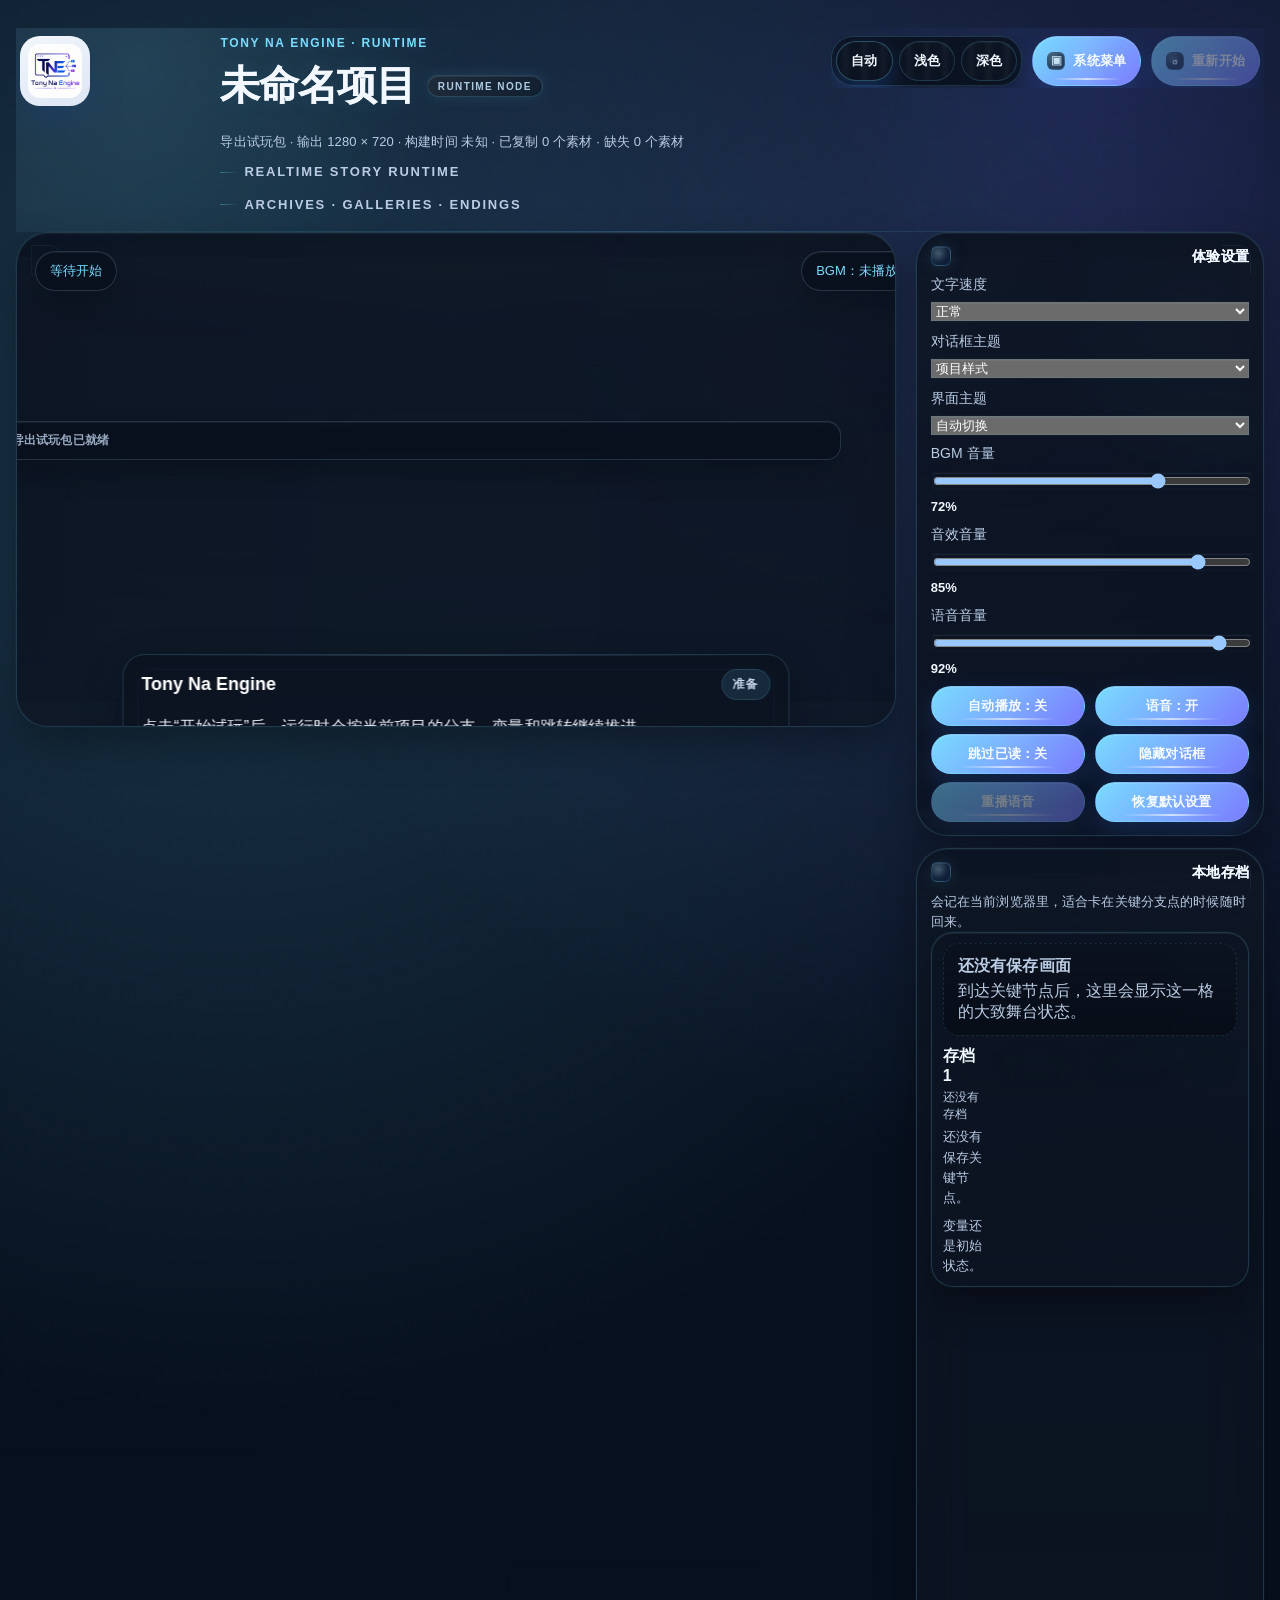
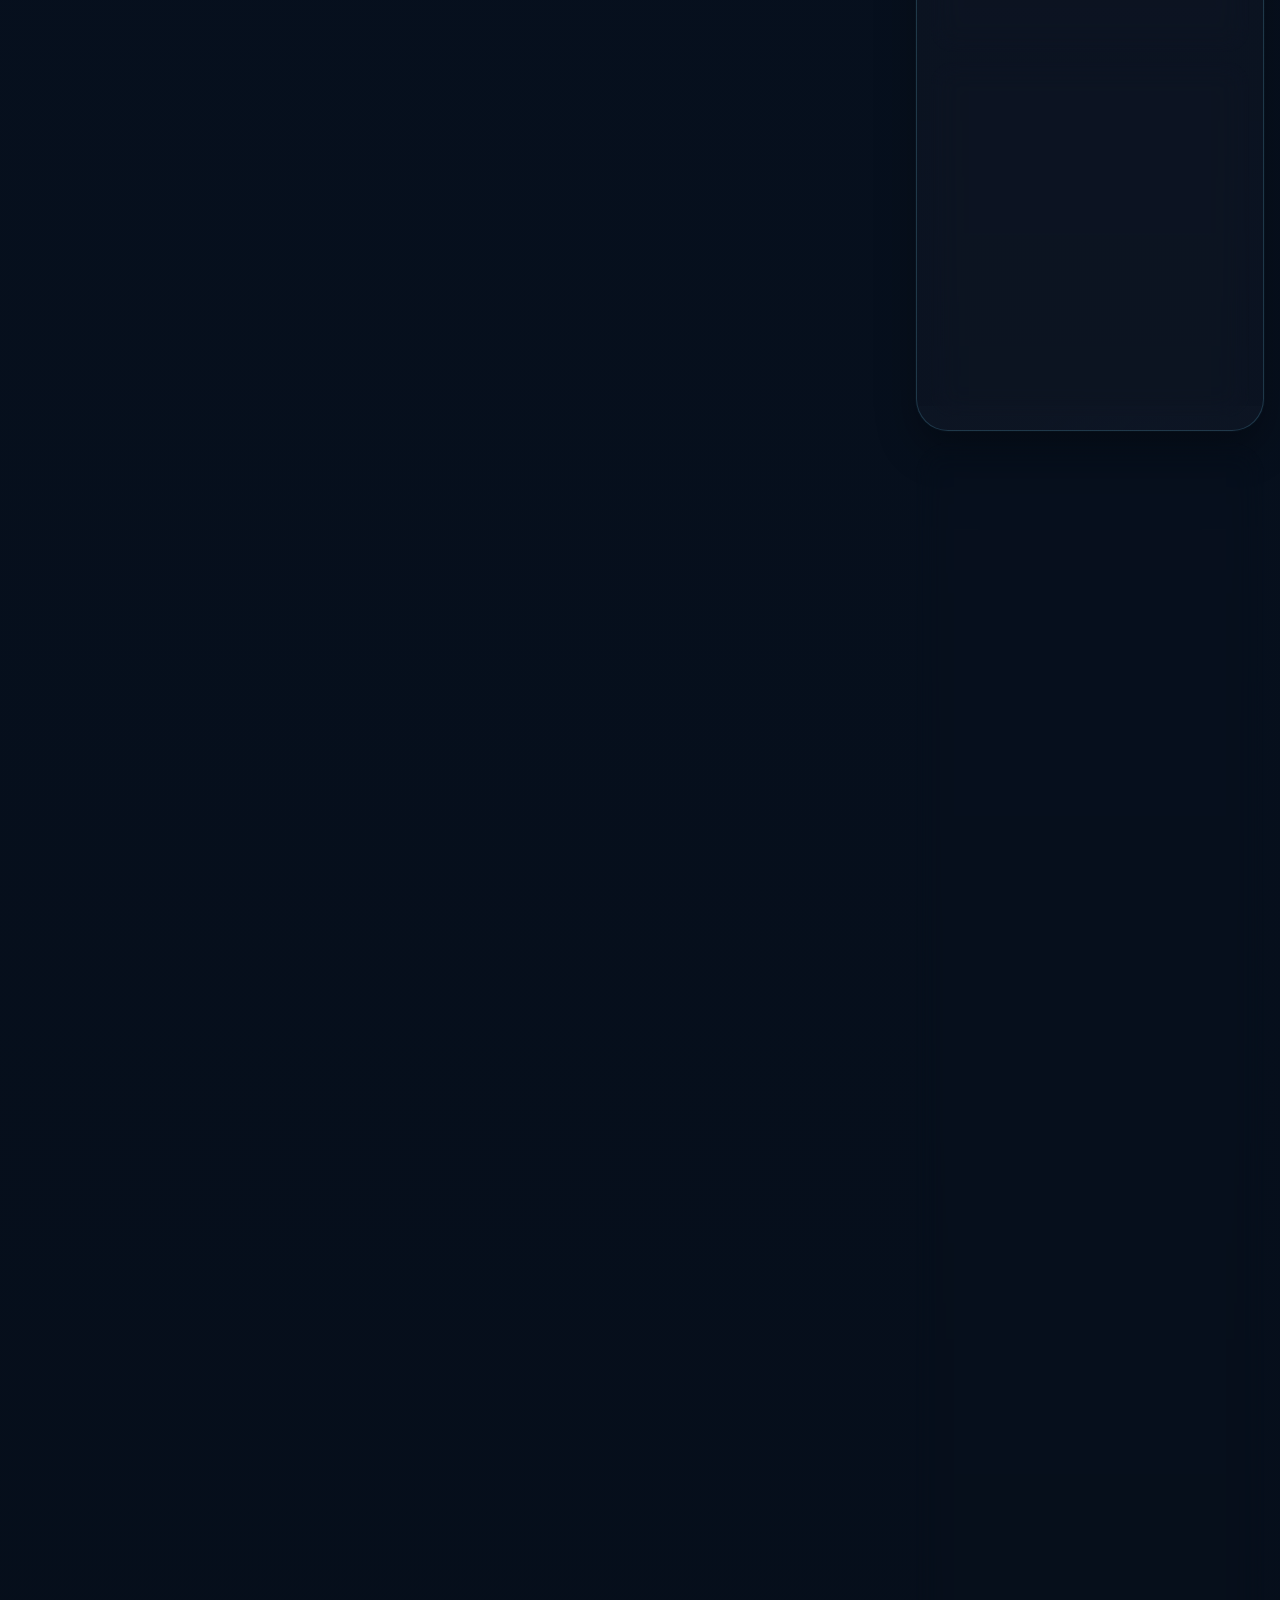
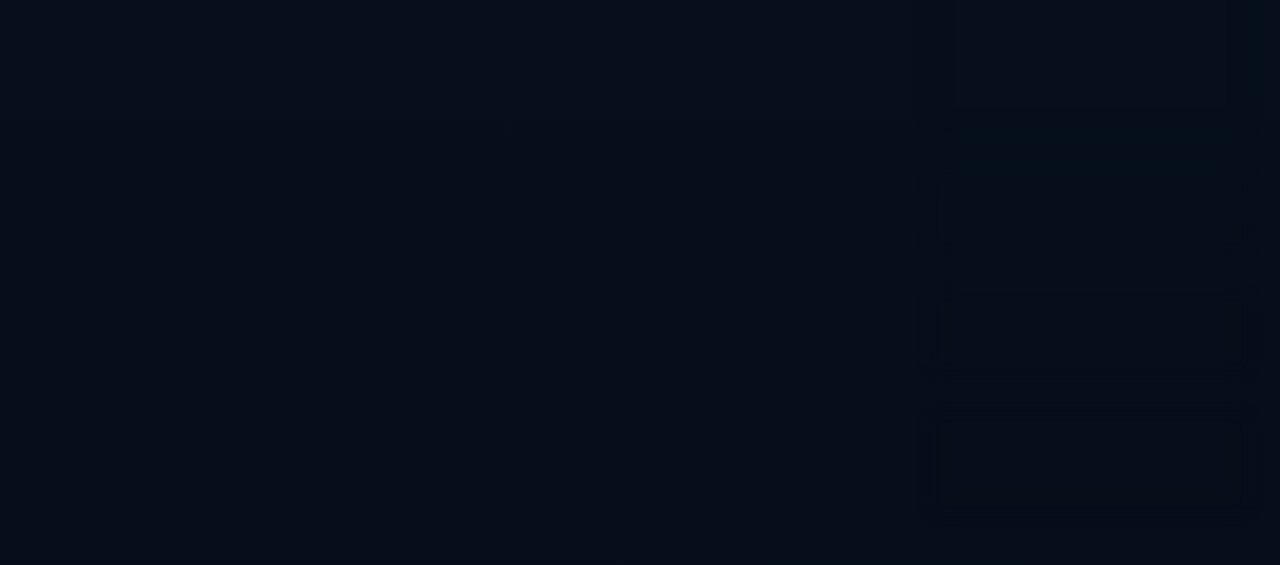
<file: export_player_template/index.html>
<!doctype html>
<html lang="zh-CN">
  <head>
    <meta charset="utf-8" />
    <meta name="viewport" content="width=device-width, initial-scale=1" />
    <title>Tony Na Engine 网页试玩包</title>
    <link rel="stylesheet" href="./player.css" />
  </head>
  <body>
    <div class="player-shell">
      <header class="player-topbar">
        <img class="player-brand-logo" src="./assets/brand-logo.png" alt="Tony Na Engine logo" />
        <div class="player-brand-copy">
          <div class="eyebrow">Tony Na Engine · 网页试玩包</div>
          <div class="player-brand-title-row">
            <h1 id="gameTitle">Tony Na Engine 网页试玩包</h1>
            <span class="player-brand-sigil">Runtime Node</span>
          </div>
          <p id="gameMeta">等待载入项目数据…</p>
          <div class="player-brand-meta">
            <span>Realtime Story Runtime</span>
            <span>Archives · Galleries · Endings</span>
          </div>
        </div>
        <div class="top-actions">
          <div class="player-theme-switch" role="group" aria-label="界面主题切换">
            <button id="topbarThemeAutoButton" class="pill-button is-secondary player-theme-button" type="button" data-ui-theme-mode="auto">
              自动
            </button>
            <button id="topbarThemeLightButton" class="pill-button is-secondary player-theme-button" type="button" data-ui-theme-mode="light">
              浅色
            </button>
            <button id="topbarThemeDarkButton" class="pill-button is-secondary player-theme-button" type="button" data-ui-theme-mode="dark">
              深色
            </button>
          </div>
          <button id="systemMenuButton" class="pill-button" type="button">
            <span class="player-action-icon" aria-hidden="true">▣</span>
            <span>系统菜单</span>
          </button>
          <button id="restartButton" class="pill-button" type="button">
            <span class="player-action-icon" aria-hidden="true">↺</span>
            <span>重新开始</span>
          </button>
        </div>
      </header>

      <main class="player-layout">
        <section id="stageFrame" class="stage-frame">
          <div id="backgroundLayer" class="background-layer"></div>
          <div id="particleLayer" class="particle-layer" aria-hidden="true"></div>
          <div id="filterLayer" class="filter-layer" aria-hidden="true"></div>
          <div id="fadeLayer" class="fade-layer" aria-hidden="true"></div>
          <div id="flashLayer" class="flash-layer" aria-hidden="true"></div>
          <div class="stage-shade"></div>
          <div class="stage-hud">
            <span id="sceneChip" class="hud-chip">等待开始</span>
            <span id="musicChip" class="hud-chip">BGM：未播放</span>
          </div>
          <div id="spriteLayer" class="sprite-layer"></div>
          <div id="backgroundLabel" class="background-caption"></div>
          <div id="dialogHiddenHint" class="dialog-hidden-hint" hidden>对话框已隐藏，点画面、按 H 或右键恢复。</div>

          <div id="videoOverlay" class="video-overlay" hidden>
            <video id="runtimeVideo" class="runtime-video" playsinline preload="metadata"></video>
            <div class="video-overlay-ui">
              <span id="videoOverlayTitle">视频播放</span>
              <button id="videoSkipButton" class="pill-button is-secondary" type="button">跳过视频</button>
            </div>
          </div>

          <div id="creditsOverlay" class="credits-overlay" hidden>
            <div class="credits-overlay-atmosphere" aria-hidden="true"></div>
            <div id="creditsRoll" class="credits-roll"></div>
            <button id="creditsSkipButton" class="pill-button is-secondary credits-skip-button" type="button">
              跳过片尾
            </button>
          </div>

          <section class="dialog-panel">
            <div class="dialog-panel-art" aria-hidden="true"></div>
            <div class="speaker-row">
              <span id="speakerName" class="speaker-name">Tony Na Engine</span>
              <span id="lineTypeTag" class="line-type-tag">准备</span>
            </div>
            <div id="messageText" class="message-text"></div>
            <div id="choiceList" class="choice-list"></div>
            <div class="dialog-footer">
              <span id="hintText" class="hint-text"></span>
              <button id="continueButton" class="continue-button" type="button">开始试玩</button>
            </div>
          </section>

          <div id="startOverlay" class="start-overlay">
            <div class="start-atmosphere" aria-hidden="true">
              <span class="start-atmosphere-beam start-atmosphere-beam-a"></span>
              <span class="start-atmosphere-beam start-atmosphere-beam-b"></span>
              <span class="start-atmosphere-ring start-atmosphere-ring-a"></span>
              <span class="start-atmosphere-ring start-atmosphere-ring-b"></span>
              <span class="start-atmosphere-grid"></span>
            </div>
            <div class="start-card">
              <div class="start-brand-banner" aria-hidden="true">
                <div class="start-brand-mark">
                  <img class="start-brand-logo-image" src="./assets/brand-logo.png" alt="" />
                </div>
                <div class="start-brand-copy">
                  <strong>Tony Na Engine</strong>
                  <span>Realtime Visual Novel Runtime</span>
                </div>
              </div>
              <div id="startArtworkWrap" class="start-artwork" hidden>
                <img id="startArtwork" alt="启动画面" />
              </div>
              <div class="eyebrow">Tony Na Engine 导出试玩包</div>
              <h2>开始试玩</h2>
              <p>这个导出包会按当前项目的剧情卡片、变量和分支逻辑运行。</p>
              <div id="startSummary" class="start-summary"></div>
              <div id="startResumeSummary" class="start-resume-summary" hidden></div>
              <div class="start-action-group">
                <button id="startContinueButton" class="pill-button" type="button" hidden><span class="player-action-icon" aria-hidden="true">↻</span><span>继续上次试玩</span></button>
                <button id="startLoadButton" class="pill-button is-secondary" type="button" hidden><span class="player-action-icon" aria-hidden="true">⇪</span><span>打开读档</span></button>
                <button id="startProfileButton" class="pill-button is-secondary" type="button" hidden><span class="player-action-icon" aria-hidden="true">◎</span><span>玩家档案</span></button>
                <button id="startVoiceReplayButton" class="pill-button is-secondary" type="button" hidden><span class="player-action-icon" aria-hidden="true">◔</span><span>语音回听</span></button>
                <button id="startAchievementButton" class="pill-button is-secondary" type="button" hidden><span class="player-action-icon" aria-hidden="true">✦</span><span>成就馆</span></button>
                <button id="startChapterButton" class="pill-button is-secondary" type="button" hidden><span class="player-action-icon" aria-hidden="true">▤</span><span>章节选集</span></button>
                <button id="startLocationButton" class="pill-button is-secondary" type="button" hidden><span class="player-action-icon" aria-hidden="true">◫</span><span>地点图鉴</span></button>
                <button id="startNarrationButton" class="pill-button is-secondary" type="button" hidden><span class="player-action-icon" aria-hidden="true">❝</span><span>旁白摘录</span></button>
                <button id="startRelationButton" class="pill-button is-secondary" type="button" hidden><span class="player-action-icon" aria-hidden="true">∞</span><span>关系图鉴</span></button>
                <button id="startCharacterButton" class="pill-button is-secondary" type="button" hidden><span class="player-action-icon" aria-hidden="true">◉</span><span>角色图鉴</span></button>
                <button id="startEndingButton" class="pill-button is-secondary" type="button" hidden><span class="player-action-icon" aria-hidden="true">◇</span><span>结局回收</span></button>
                <button id="startGalleryButton" class="pill-button is-secondary" type="button" hidden><span class="player-action-icon" aria-hidden="true">▧</span><span>CG 回想</span></button>
                <button id="startMusicRoomButton" class="pill-button is-secondary" type="button" hidden><span class="player-action-icon" aria-hidden="true">♬</span><span>音乐鉴赏</span></button>
                <button id="startButton" class="continue-button" type="button"><span class="player-action-icon" aria-hidden="true">▶</span><span>开始试玩</span></button>
              </div>
            </div>
          </div>
        </section>

        <aside class="side-panel">
          <article class="side-card">
            <h2>体验设置</h2>
            <div class="playback-settings">
              <div class="playback-setting-grid">
                <label class="playback-setting">
                  <span>文字速度</span>
                  <select id="textSpeedSelect">
                    <option value="slow">慢一点</option>
                    <option value="normal" selected>正常</option>
                    <option value="fast">快一点</option>
                    <option value="instant">立刻显示</option>
                  </select>
                </label>
                <label class="playback-setting">
                  <span>对话框主题</span>
                  <select id="dialogThemeSelect">
                    <option value="project" selected>项目样式</option>
                    <option value="warm">暖光标准</option>
                    <option value="moonlight">夜色月光</option>
                    <option value="paper">纸页回忆</option>
                    <option value="transparent">透明无框</option>
                  </select>
                </label>
                <label class="playback-setting">
                  <span>界面主题</span>
                  <select id="uiThemeSelect">
                    <option value="auto" selected>自动切换</option>
                    <option value="light">浅色模式</option>
                    <option value="dark">深色模式</option>
                  </select>
                </label>
              </div>
              <div class="playback-volume-grid">
                <label class="playback-setting">
                  <span>BGM 音量</span>
                  <input id="bgmVolumeRange" type="range" min="0" max="100" step="1" value="72" />
                  <strong id="bgmVolumeValue" class="playback-volume-value">72%</strong>
                </label>
                <label class="playback-setting">
                  <span>音效音量</span>
                  <input id="sfxVolumeRange" type="range" min="0" max="100" step="1" value="85" />
                  <strong id="sfxVolumeValue" class="playback-volume-value">85%</strong>
                </label>
                <label class="playback-setting">
                  <span>语音音量</span>
                  <input id="voiceVolumeRange" type="range" min="0" max="100" step="1" value="92" />
                  <strong id="voiceVolumeValue" class="playback-volume-value">92%</strong>
                </label>
              </div>
              <div class="playback-toggle-group">
                <button id="autoPlayToggleButton" class="pill-button" type="button">自动播放：关</button>
                <button id="voiceToggleButton" class="pill-button" type="button">语音：开</button>
                <button id="skipReadToggleButton" class="pill-button" type="button">跳过已读：关</button>
                <button id="dialogToggleButton" class="pill-button" type="button">隐藏对话框</button>
                <button id="replayVoiceButton" class="pill-button" type="button">重播语音</button>
                <button id="resetPlaybackButton" class="pill-button" type="button">恢复默认设置</button>
              </div>
            </div>
          </article>

          <article class="side-card">
            <h2>本地存档</h2>
            <p class="side-note">会记在当前浏览器里，适合卡在关键分支点的时候随时回来。</p>
            <div id="saveSlotPanel" class="save-slot-list"></div>
          </article>

          <article class="side-card">
            <h2>导出信息</h2>
            <div id="buildInfoPanel" class="info-list"></div>
          </article>

          <article class="side-card">
            <h2>当前变量</h2>
            <div id="variablesPanel" class="info-list"></div>
          </article>

          <article class="side-card">
            <h2>缺失素材</h2>
            <div id="missingAssetsPanel" class="info-list"></div>
          </article>

          <article class="side-card">
            <h2>流程回看</h2>
            <div id="historyPanel" class="history-list"></div>
          </article>
        </aside>
      </main>
    </div>

    <div id="saveDialog" class="save-dialog-backdrop" hidden>
      <section class="save-dialog" role="dialog" aria-modal="true" aria-labelledby="saveDialogTitle">
        <div class="save-dialog-head">
          <div>
            <div class="eyebrow">Tony Na Engine · 系统菜单</div>
            <h2 id="saveDialogTitle">正式存档</h2>
            <p id="saveDialogSummary" class="save-dialog-summary"></p>
          </div>
          <button id="closeSaveDialogButton" class="pill-button" type="button">关闭</button>
        </div>
        <div class="save-dialog-tabs">
          <button id="saveDialogSaveModeButton" class="pill-button" type="button">存档</button>
          <button id="saveDialogLoadModeButton" class="pill-button" type="button">读档</button>
        </div>
        <div id="saveDialogSlotList" class="save-dialog-slot-list"></div>
      </section>
    </div>

    <div id="profileDialog" class="save-dialog-backdrop" hidden>
      <section class="save-dialog save-dialog-extra" role="dialog" aria-modal="true" aria-labelledby="profileDialogTitle">
        <div class="save-dialog-head">
          <div>
            <div class="eyebrow">Tony Na Engine · 玩家档案</div>
            <h2 id="profileDialogTitle">游玩记录 / 玩家档案馆</h2>
            <p id="profileDialogSummary" class="save-dialog-summary"></p>
          </div>
          <button id="closeProfileDialogButton" class="pill-button" type="button">关闭</button>
        </div>
        <div id="profileDialogHero" class="extra-hero-panel"></div>
        <div id="profileDialogList" class="ending-room-list"></div>
      </section>
    </div>

    <div id="voiceReplayDialog" class="save-dialog-backdrop" hidden>
      <section class="save-dialog save-dialog-extra" role="dialog" aria-modal="true" aria-labelledby="voiceReplayDialogTitle">
        <div class="save-dialog-head">
          <div>
            <div class="eyebrow">Tony Na Engine · 语音回听</div>
            <h2 id="voiceReplayDialogTitle">语音回听 / 名台词回放馆</h2>
            <p id="voiceReplayDialogSummary" class="save-dialog-summary"></p>
          </div>
          <button id="closeVoiceReplayDialogButton" class="pill-button" type="button">关闭</button>
        </div>
        <div id="voiceReplayDialogHero" class="extra-hero-panel"></div>
        <div id="voiceReplayDialogList" class="ending-room-list"></div>
      </section>
    </div>

    <div id="achievementDialog" class="save-dialog-backdrop" hidden>
      <section class="save-dialog save-dialog-extra" role="dialog" aria-modal="true" aria-labelledby="achievementDialogTitle">
        <div class="save-dialog-head">
          <div>
            <div class="eyebrow">Tony Na Engine · 成就馆</div>
            <h2 id="achievementDialogTitle">收集成就馆</h2>
            <p id="achievementDialogSummary" class="save-dialog-summary"></p>
          </div>
          <button id="closeAchievementDialogButton" class="pill-button" type="button">关闭</button>
        </div>
        <div id="achievementDialogHero" class="extra-hero-panel"></div>
        <div id="achievementDialogList" class="achievement-room-list"></div>
      </section>
    </div>

    <div id="locationDialog" class="save-dialog-backdrop" hidden>
      <section class="save-dialog save-dialog-extra" role="dialog" aria-modal="true" aria-labelledby="locationDialogTitle">
        <div class="save-dialog-head">
          <div>
            <div class="eyebrow">Tony Na Engine · 地点图鉴</div>
            <h2 id="locationDialogTitle">地点图鉴 / 场景档案馆</h2>
            <p id="locationDialogSummary" class="save-dialog-summary"></p>
          </div>
          <button id="closeLocationDialogButton" class="pill-button" type="button">关闭</button>
        </div>
        <div id="locationDialogHero" class="extra-hero-panel"></div>
        <div id="locationDialogList" class="extra-gallery-grid"></div>
      </section>
    </div>

    <div id="narrationDialog" class="save-dialog-backdrop" hidden>
      <section class="save-dialog save-dialog-extra" role="dialog" aria-modal="true" aria-labelledby="narrationDialogTitle">
        <div class="save-dialog-head">
          <div>
            <div class="eyebrow">Tony Na Engine · 旁白摘录</div>
            <h2 id="narrationDialogTitle">旁白摘录 / 文案收藏馆</h2>
            <p id="narrationDialogSummary" class="save-dialog-summary"></p>
          </div>
          <button id="closeNarrationDialogButton" class="pill-button" type="button">关闭</button>
        </div>
        <div id="narrationDialogHero" class="extra-hero-panel"></div>
        <div id="narrationDialogList" class="ending-room-list"></div>
      </section>
    </div>

    <div id="relationDialog" class="save-dialog-backdrop" hidden>
      <section class="save-dialog save-dialog-extra" role="dialog" aria-modal="true" aria-labelledby="relationDialogTitle">
        <div class="save-dialog-head">
          <div>
            <div class="eyebrow">Tony Na Engine · 关系图鉴</div>
            <h2 id="relationDialogTitle">关系图鉴 / 共演档案馆</h2>
            <p id="relationDialogSummary" class="save-dialog-summary"></p>
          </div>
          <button id="closeRelationDialogButton" class="pill-button" type="button">关闭</button>
        </div>
        <div id="relationDialogHero" class="extra-hero-panel"></div>
        <div id="relationDialogList" class="ending-room-list"></div>
      </section>
    </div>

    <div id="chapterDialog" class="save-dialog-backdrop" hidden>
      <section class="save-dialog save-dialog-extra" role="dialog" aria-modal="true" aria-labelledby="chapterDialogTitle">
        <div class="save-dialog-head">
          <div>
            <div class="eyebrow">Tony Na Engine · 章节选集</div>
            <h2 id="chapterDialogTitle">章节回放 / 章节选集馆</h2>
            <p id="chapterDialogSummary" class="save-dialog-summary"></p>
          </div>
          <button id="closeChapterDialogButton" class="pill-button" type="button">关闭</button>
        </div>
        <div id="chapterDialogHero" class="extra-hero-panel"></div>
        <div id="chapterDialogList" class="ending-room-list"></div>
      </section>
    </div>

    <div id="characterDialog" class="save-dialog-backdrop" hidden>
      <section class="save-dialog save-dialog-extra" role="dialog" aria-modal="true" aria-labelledby="characterDialogTitle">
        <div class="save-dialog-head">
          <div>
            <div class="eyebrow">Tony Na Engine · 角色图鉴</div>
            <h2 id="characterDialogTitle">人物档案馆</h2>
            <p id="characterDialogSummary" class="save-dialog-summary"></p>
          </div>
          <button id="closeCharacterDialogButton" class="pill-button" type="button">关闭</button>
        </div>
        <div id="characterDialogHero" class="extra-hero-panel"></div>
        <div id="characterDialogList" class="character-room-list"></div>
      </section>
    </div>

    <div id="endingDialog" class="save-dialog-backdrop" hidden>
      <section class="save-dialog save-dialog-extra" role="dialog" aria-modal="true" aria-labelledby="endingDialogTitle">
        <div class="save-dialog-head">
          <div>
            <div class="eyebrow">Tony Na Engine · 结局回收</div>
            <h2 id="endingDialogTitle">结局回收馆 / 通关记录</h2>
            <p id="endingDialogSummary" class="save-dialog-summary"></p>
          </div>
          <button id="closeEndingDialogButton" class="pill-button" type="button">关闭</button>
        </div>
        <div id="endingDialogHero" class="extra-hero-panel"></div>
        <div id="endingDialogList" class="ending-room-list"></div>
      </section>
    </div>

    <div id="systemMenu" class="save-dialog-backdrop" hidden>
      <section class="save-dialog save-dialog-system" role="dialog" aria-modal="true" aria-labelledby="systemMenuTitle">
        <div class="save-dialog-head">
          <div>
            <div class="eyebrow">Tony Na Engine · 系统菜单</div>
            <h2 id="systemMenuTitle">系统菜单</h2>
            <p id="systemMenuSummary" class="save-dialog-summary"></p>
          </div>
          <button id="closeSystemMenuButton" class="pill-button" type="button">继续游戏</button>
        </div>
        <div class="save-dialog-system-layout">
          <div class="save-dialog-system-actions">
            <button id="systemMenuOpenSaveButton" class="pill-button" type="button">正式存档</button>
            <button id="systemMenuOpenLoadButton" class="pill-button" type="button">正式读档</button>
            <button id="systemMenuQuickSaveButton" class="pill-button" type="button">快速存档</button>
            <button id="systemMenuQuickLoadButton" class="pill-button" type="button">快速读档</button>
            <button id="systemMenuReturnTitleButton" class="pill-button" type="button">返回标题页</button>
          </div>
          <div class="save-dialog-system-settings">
            <div class="playback-setting-grid">
              <label class="playback-setting">
                <span>文字速度</span>
                <select id="menuTextSpeedSelect">
                  <option value="slow">慢一点</option>
                  <option value="normal">正常</option>
                  <option value="fast">快一点</option>
                  <option value="instant">立刻显示</option>
                </select>
              </label>
              <label class="playback-setting">
                <span>对话框主题</span>
                <select id="menuDialogThemeSelect">
                  <option value="project">项目样式</option>
                  <option value="warm">暖光标准</option>
                  <option value="moonlight">夜色月光</option>
                  <option value="paper">纸页回忆</option>
                  <option value="transparent">透明无框</option>
                </select>
              </label>
              <label class="playback-setting">
                <span>界面主题</span>
                <select id="menuUiThemeSelect">
                  <option value="auto">自动切换</option>
                  <option value="light">浅色模式</option>
                  <option value="dark">深色模式</option>
                </select>
              </label>
            </div>
            <div class="playback-volume-grid">
              <label class="playback-setting">
                <span>BGM 音量</span>
                <input id="menuBgmVolumeRange" type="range" min="0" max="100" step="1" value="72" />
                <strong id="menuBgmVolumeValue" class="playback-volume-value">72%</strong>
              </label>
              <label class="playback-setting">
                <span>音效音量</span>
                <input id="menuSfxVolumeRange" type="range" min="0" max="100" step="1" value="85" />
                <strong id="menuSfxVolumeValue" class="playback-volume-value">85%</strong>
              </label>
              <label class="playback-setting">
                <span>语音音量</span>
                <input id="menuVoiceVolumeRange" type="range" min="0" max="100" step="1" value="92" />
                <strong id="menuVoiceVolumeValue" class="playback-volume-value">92%</strong>
              </label>
            </div>
          </div>
        </div>
      </section>
    </div>

    <div id="galleryDialog" class="save-dialog-backdrop" hidden>
      <section class="save-dialog save-dialog-extra" role="dialog" aria-modal="true" aria-labelledby="galleryDialogTitle">
        <div class="save-dialog-head">
          <div>
            <div class="eyebrow">Tony Na Engine · EXTRA</div>
            <h2 id="galleryDialogTitle">CG 回想馆</h2>
            <p id="galleryDialogSummary" class="save-dialog-summary"></p>
          </div>
          <button id="closeGalleryDialogButton" class="pill-button" type="button">返回标题页</button>
        </div>
        <div id="galleryDialogHero" class="extra-hero-panel"></div>
        <div id="galleryDialogList" class="extra-gallery-grid"></div>
      </section>
    </div>

    <div id="musicRoomDialog" class="save-dialog-backdrop" hidden>
      <section class="save-dialog save-dialog-extra" role="dialog" aria-modal="true" aria-labelledby="musicRoomDialogTitle">
        <div class="save-dialog-head">
          <div>
            <div class="eyebrow">Tony Na Engine · EXTRA</div>
            <h2 id="musicRoomDialogTitle">音乐鉴赏</h2>
            <p id="musicRoomDialogSummary" class="save-dialog-summary"></p>
          </div>
          <button id="closeMusicRoomDialogButton" class="pill-button" type="button">返回标题页</button>
        </div>
        <div id="musicRoomNowPlaying" class="extra-hero-panel"></div>
        <div id="musicRoomList" class="music-room-list"></div>
      </section>
    </div>

    <div id="returnTitleDialog" class="save-dialog-backdrop" hidden>
      <section class="save-dialog save-dialog-confirm" role="dialog" aria-modal="true" aria-labelledby="returnTitleDialogTitle">
        <div class="save-dialog-head">
          <div>
            <div class="eyebrow">Tony Na Engine · 系统菜单</div>
            <h2 id="returnTitleDialogTitle">确认返回标题页</h2>
            <p class="save-dialog-summary">
              这会回到试玩开始页，但你的正式存档、快速存档和自动续玩记录都会继续保留。
            </p>
          </div>
        </div>
        <div class="save-dialog-confirm-actions">
          <button id="cancelReturnTitleButton" class="pill-button is-secondary" type="button">继续留在这里</button>
          <button id="confirmReturnTitleButton" class="pill-button" type="button">确认返回标题页</button>
        </div>
      </section>
    </div>

    <div id="saveConfirmDialog" class="save-dialog-backdrop" hidden>
      <section class="save-dialog save-dialog-confirm" role="dialog" aria-modal="true" aria-labelledby="saveConfirmDialogTitle">
        <div class="save-dialog-head">
          <div>
            <div class="eyebrow">Tony Na Engine · 正式存档</div>
            <h2 id="saveConfirmDialogTitle">确认执行这个操作</h2>
            <p id="saveConfirmDialogSummary" class="save-dialog-summary"></p>
          </div>
        </div>
        <div class="save-dialog-confirm-actions">
          <button id="cancelSaveConfirmButton" class="pill-button is-secondary" type="button">先不动它</button>
          <button id="confirmSaveConfirmButton" class="pill-button" type="button">确认继续</button>
        </div>
      </section>
    </div>

    <script>
      window.LIGHTWHISPER_GAME_DATA = __LIGHTWHISPER_GAME_DATA__;
    </script>
    <script type="module" src="./player.js"></script>
  </body>
</html>
</file>
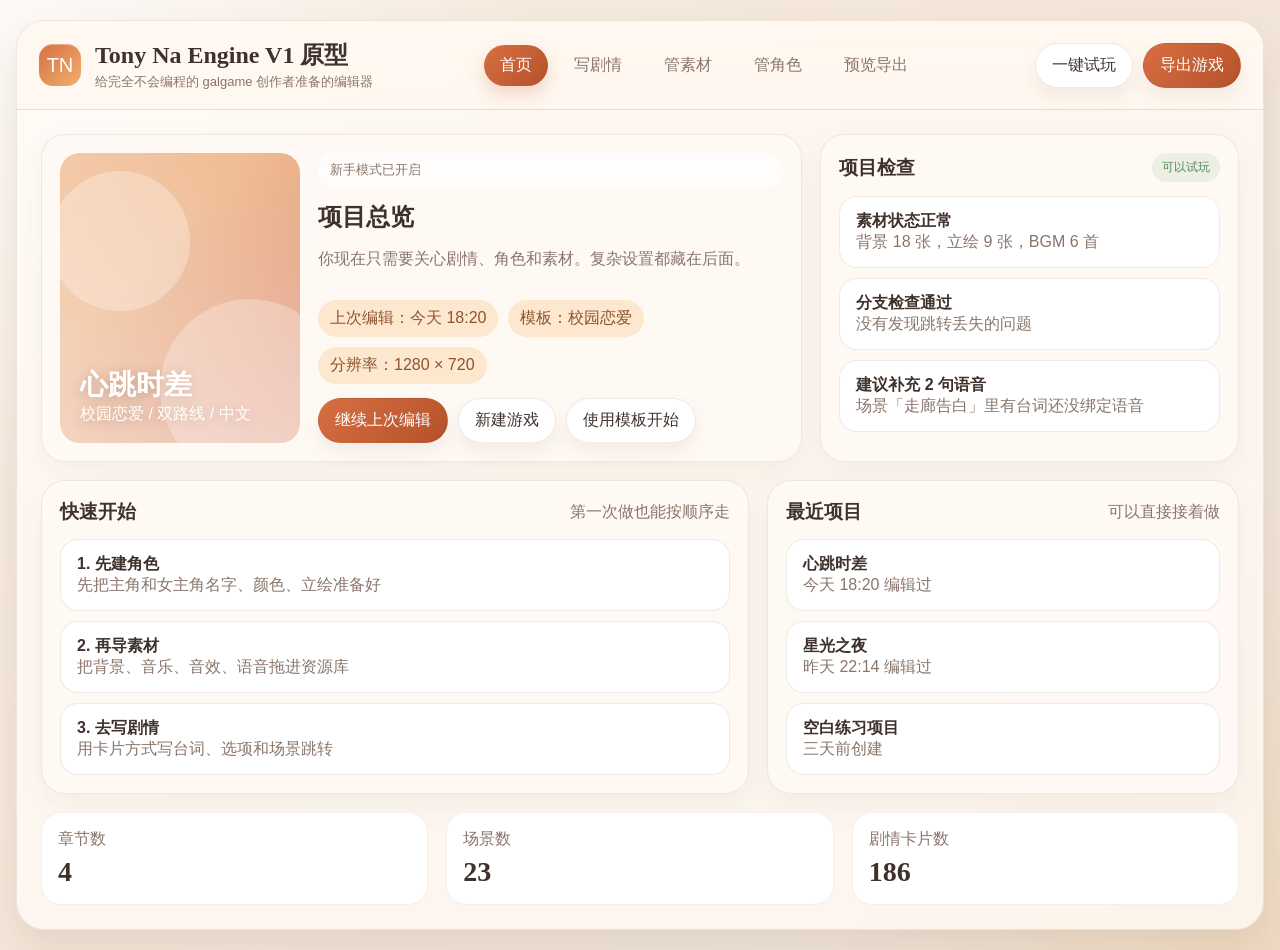
<file: editor_mockup.html>
<!DOCTYPE html>
<html lang="zh-CN">
  <head>
    <meta charset="UTF-8" />
    <meta name="viewport" content="width=device-width, initial-scale=1.0" />
    <title>Tony Na Engine V1 原型</title>
    <style>
      :root {
        --bg: #f7efe6;
        --bg-soft: #fffaf5;
        --panel: rgba(255, 250, 245, 0.86);
        --panel-strong: #fff8f0;
        --ink: #3f312b;
        --muted: #8a756a;
        --line: rgba(109, 82, 65, 0.16);
        --brand: #d96f43;
        --brand-deep: #b45129;
        --accent: #f2c48d;
        --accent-soft: #fde7cf;
        --good: #4f8b58;
        --warn: #c46b3c;
        --shadow: 0 18px 40px rgba(107, 72, 49, 0.12);
      }

      * {
        box-sizing: border-box;
      }

      body {
        margin: 0;
        min-height: 100vh;
        font-family: "Avenir Next", "PingFang SC", "Hiragino Sans GB",
          "Microsoft YaHei", sans-serif;
        color: var(--ink);
        background:
          radial-gradient(circle at top left, rgba(255, 255, 255, 0.7), transparent 32%),
          radial-gradient(circle at bottom right, rgba(242, 196, 141, 0.32), transparent 30%),
          linear-gradient(135deg, #f9f0e6 0%, #f4e7d9 45%, #efe5dc 100%);
      }

      .shell {
        width: min(1440px, calc(100vw - 32px));
        margin: 20px auto;
        border: 1px solid rgba(115, 87, 68, 0.12);
        border-radius: 28px;
        background: rgba(255, 251, 246, 0.76);
        backdrop-filter: blur(20px);
        box-shadow: var(--shadow);
        overflow: hidden;
      }

      .topbar {
        display: flex;
        align-items: center;
        justify-content: space-between;
        gap: 20px;
        padding: 18px 22px;
        background: linear-gradient(180deg, rgba(255, 248, 240, 0.95), rgba(255, 247, 239, 0.72));
        border-bottom: 1px solid var(--line);
      }

      .brand {
        display: flex;
        align-items: center;
        gap: 14px;
      }

      .brand-mark {
        width: 42px;
        height: 42px;
        border-radius: 14px;
        display: grid;
        place-items: center;
        background: linear-gradient(135deg, #d96f43, #efb06e);
        color: white;
        font-size: 20px;
        box-shadow: inset 0 1px 0 rgba(255, 255, 255, 0.36);
      }

      .brand h1 {
        margin: 0;
        font-family: "Georgia", "Times New Roman", serif;
        font-size: 24px;
        font-weight: 600;
      }

      .brand p {
        margin: 2px 0 0;
        color: var(--muted);
        font-size: 13px;
      }

      .nav {
        display: flex;
        flex-wrap: wrap;
        gap: 10px;
      }

      .nav button,
      .button,
      .chip {
        border: 0;
        border-radius: 999px;
        background: transparent;
        color: var(--ink);
        cursor: pointer;
        font: inherit;
      }

      .nav button {
        padding: 10px 16px;
        color: var(--muted);
        transition: 160ms ease;
      }

      .nav button.active {
        color: white;
        background: linear-gradient(135deg, var(--brand), var(--brand-deep));
        box-shadow: 0 8px 18px rgba(190, 93, 50, 0.22);
      }

      .quick-actions {
        display: flex;
        align-items: center;
        gap: 10px;
      }

      .button {
        padding: 11px 16px;
        background: white;
        border: 1px solid rgba(111, 83, 63, 0.12);
        box-shadow: 0 10px 18px rgba(120, 87, 66, 0.08);
      }

      .button.primary {
        color: white;
        background: linear-gradient(135deg, var(--brand), var(--brand-deep));
      }

      .screen {
        display: none;
        padding: 24px;
      }

      .screen.active {
        display: block;
      }

      .hero {
        display: grid;
        grid-template-columns: 2fr 1.1fr;
        gap: 18px;
        margin-bottom: 18px;
      }

      .panel {
        background: var(--panel);
        border: 1px solid rgba(118, 92, 74, 0.12);
        border-radius: 24px;
        padding: 18px;
        box-shadow: 0 12px 28px rgba(120, 87, 66, 0.06);
      }

      .panel h2,
      .panel h3 {
        margin: 0;
      }

      .muted {
        color: var(--muted);
      }

      .eyebrow {
        display: inline-flex;
        align-items: center;
        gap: 8px;
        padding: 8px 12px;
        border-radius: 999px;
        background: rgba(255, 255, 255, 0.64);
        color: var(--muted);
        font-size: 13px;
      }

      .cover-card {
        display: grid;
        grid-template-columns: 240px 1fr;
        gap: 18px;
      }

      .cover {
        min-height: 250px;
        border-radius: 20px;
        background:
          linear-gradient(180deg, rgba(255, 255, 255, 0.1), rgba(255, 255, 255, 0.55)),
          linear-gradient(135deg, #f3c39f 0%, #edb487 36%, #d46d4c 100%);
        position: relative;
        overflow: hidden;
      }

      .cover::before,
      .cover::after {
        content: "";
        position: absolute;
        border-radius: 999px;
        background: rgba(255, 255, 255, 0.28);
      }

      .cover::before {
        width: 140px;
        height: 140px;
        left: -10px;
        top: 18px;
      }

      .cover::after {
        width: 180px;
        height: 180px;
        right: -40px;
        bottom: -36px;
      }

      .cover-label {
        position: absolute;
        left: 20px;
        bottom: 18px;
        color: white;
        text-shadow: 0 2px 12px rgba(77, 35, 17, 0.26);
      }

      .cover-label strong {
        display: block;
        font-family: "Georgia", "Times New Roman", serif;
        font-size: 28px;
      }

      .stack {
        display: flex;
        flex-direction: column;
        gap: 14px;
      }

      .action-row,
      .chip-row {
        display: flex;
        flex-wrap: wrap;
        gap: 10px;
      }

      .chip {
        padding: 8px 12px;
        background: var(--accent-soft);
        color: #8d542e;
      }

      .summary-grid,
      .library-grid,
      .characters-grid,
      .preview-grid {
        display: grid;
        gap: 18px;
      }

      .summary-grid {
        grid-template-columns: repeat(3, 1fr);
      }

      .stat {
        padding: 16px;
        border-radius: 20px;
        background: white;
        border: 1px solid rgba(125, 97, 78, 0.1);
      }

      .stat strong {
        display: block;
        margin-top: 6px;
        font-size: 28px;
        font-family: "Georgia", "Times New Roman", serif;
      }

      .project-list,
      .scene-tree,
      .block-list,
      .asset-grid,
      .character-list,
      .check-list {
        display: flex;
        flex-direction: column;
        gap: 10px;
      }

      .row-card {
        padding: 14px 16px;
        border-radius: 18px;
        border: 1px solid rgba(115, 86, 67, 0.12);
        background: white;
      }

      .row-card strong {
        display: block;
      }

      .dashboard-grid {
        display: grid;
        grid-template-columns: 1.5fr 1fr;
        gap: 18px;
      }

      .editor-grid,
      .library-grid,
      .characters-grid,
      .preview-grid {
        grid-template-columns: 240px minmax(0, 1fr) 300px;
      }

      .toolbar {
        display: flex;
        flex-wrap: wrap;
        gap: 10px;
        margin-bottom: 14px;
      }

      .toolbar .button {
        padding-inline: 14px;
        background: var(--panel-strong);
      }

      .tree-title,
      .section-title {
        display: flex;
        justify-content: space-between;
        align-items: center;
        margin-bottom: 14px;
      }

      .scene-item,
      .character-item {
        padding: 12px 14px;
        border-radius: 16px;
        background: white;
        border: 1px solid rgba(115, 86, 67, 0.1);
      }

      .scene-item.active,
      .character-item.active {
        border-color: rgba(217, 111, 67, 0.36);
        background: linear-gradient(180deg, rgba(255, 245, 236, 1), rgba(255, 251, 247, 1));
      }

      .block-card {
        padding: 16px;
        border-radius: 20px;
        border: 1px solid rgba(113, 85, 67, 0.12);
        background: white;
      }

      .block-type {
        display: inline-flex;
        align-items: center;
        padding: 6px 10px;
        border-radius: 999px;
        background: var(--accent-soft);
        color: #8d542e;
        font-size: 12px;
        margin-bottom: 10px;
      }

      .choice-list {
        margin-top: 10px;
        display: grid;
        gap: 8px;
      }

      .choice-item {
        padding: 10px 12px;
        border-radius: 14px;
        background: #fff8f2;
        border: 1px dashed rgba(188, 108, 63, 0.3);
      }

      .property-list {
        display: grid;
        gap: 12px;
      }

      .property {
        padding: 12px 14px;
        border-radius: 16px;
        background: white;
        border: 1px solid rgba(114, 84, 67, 0.12);
      }

      .property label {
        display: block;
        margin-bottom: 6px;
        color: var(--muted);
        font-size: 13px;
      }

      .property .value {
        font-weight: 600;
      }

      .mini-preview {
        margin-top: 14px;
        min-height: 160px;
        border-radius: 18px;
        overflow: hidden;
        background:
          linear-gradient(180deg, rgba(255,255,255,0.08), rgba(255,255,255,0.28)),
          linear-gradient(180deg, #f1ca93 0%, #f0b27c 34%, #b86d55 100%);
        position: relative;
      }

      .sprite {
        position: absolute;
        bottom: 0;
        width: 100px;
        height: 145px;
        border-radius: 24px 24px 0 0;
        background: rgba(255, 251, 248, 0.72);
        border: 1px solid rgba(255, 255, 255, 0.44);
      }

      .sprite.left {
        left: 24px;
      }

      .sprite.center {
        left: calc(50% - 50px);
      }

      .dialog-box {
        position: absolute;
        left: 14px;
        right: 14px;
        bottom: 12px;
        padding: 12px 14px;
        border-radius: 16px;
        background: rgba(255, 251, 247, 0.9);
        backdrop-filter: blur(10px);
      }

      .asset-grid {
        display: grid;
        grid-template-columns: repeat(2, minmax(0, 1fr));
        gap: 12px;
      }

      .asset-card {
        padding: 12px;
        border-radius: 16px;
        background: white;
        border: 1px solid rgba(111, 83, 65, 0.12);
      }

      .asset-thumb {
        height: 96px;
        border-radius: 14px;
        margin-bottom: 10px;
        background: linear-gradient(135deg, #f5d2b0, #f0b98a, #e28b63);
      }

      .asset-card.audio .asset-thumb {
        background: linear-gradient(135deg, #ffe7c5, #f7cf90, #e0a66a);
      }

      .asset-card.voice .asset-thumb {
        background: linear-gradient(135deg, #f7e8df, #ebb79f, #d98961);
      }

      .tag {
        display: inline-flex;
        padding: 6px 10px;
        border-radius: 999px;
        background: rgba(79, 139, 88, 0.1);
        color: var(--good);
        font-size: 12px;
      }

      .preview-window {
        min-height: 420px;
        border-radius: 26px;
        overflow: hidden;
        background:
          linear-gradient(180deg, rgba(255,255,255,0.05), rgba(255,255,255,0.2)),
          linear-gradient(180deg, #f6d9ac 0%, #eaa572 45%, #905742 100%);
        position: relative;
      }

      .preview-window .sprite {
        width: 150px;
        height: 260px;
      }

      .preview-window .sprite.left {
        left: 80px;
      }

      .preview-window .sprite.center {
        left: calc(50% - 75px);
      }

      .preview-window .dialog-box {
        left: 24px;
        right: 24px;
        bottom: 22px;
        padding: 18px;
      }

      .warning {
        display: inline-flex;
        padding: 7px 10px;
        border-radius: 999px;
        background: rgba(196, 107, 60, 0.12);
        color: var(--warn);
        font-size: 12px;
      }

      @media (max-width: 1180px) {
        .hero,
        .dashboard-grid,
        .editor-grid,
        .library-grid,
        .characters-grid,
        .preview-grid,
        .cover-card,
        .summary-grid {
          grid-template-columns: 1fr;
        }

        .quick-actions {
          display: none;
        }
      }
    </style>
  </head>
  <body>
    <div class="shell">
      <header class="topbar">
        <div class="brand">
          <div class="brand-mark">TN</div>
          <div>
            <h1>Tony Na Engine V1 原型</h1>
            <p>给完全不会编程的 galgame 创作者准备的编辑器</p>
          </div>
        </div>
        <nav class="nav">
          <button class="active" data-screen="dashboard">首页</button>
          <button data-screen="story">写剧情</button>
          <button data-screen="assets">管素材</button>
          <button data-screen="characters">管角色</button>
          <button data-screen="preview">预览导出</button>
        </nav>
        <div class="quick-actions">
          <button class="button">一键试玩</button>
          <button class="button primary">导出游戏</button>
        </div>
      </header>

      <main>
        <section class="screen active" id="dashboard">
          <div class="hero">
            <div class="panel cover-card">
              <div class="cover">
                <div class="cover-label">
                  <strong>心跳时差</strong>
                  <span>校园恋爱 / 双路线 / 中文</span>
                </div>
              </div>
              <div class="stack">
                <span class="eyebrow">新手模式已开启</span>
                <div>
                  <h2>项目总览</h2>
                  <p class="muted">
                    你现在只需要关心剧情、角色和素材。复杂设置都藏在后面。
                  </p>
                </div>
                <div class="chip-row">
                  <span class="chip">上次编辑：今天 18:20</span>
                  <span class="chip">模板：校园恋爱</span>
                  <span class="chip">分辨率：1280 × 720</span>
                </div>
                <div class="action-row">
                  <button class="button primary">继续上次编辑</button>
                  <button class="button">新建游戏</button>
                  <button class="button">使用模板开始</button>
                </div>
              </div>
            </div>

            <div class="panel">
              <div class="section-title">
                <h3>项目检查</h3>
                <span class="tag">可以试玩</span>
              </div>
              <div class="check-list">
                <div class="row-card">
                  <strong>素材状态正常</strong>
                  <span class="muted">背景 18 张，立绘 9 张，BGM 6 首</span>
                </div>
                <div class="row-card">
                  <strong>分支检查通过</strong>
                  <span class="muted">没有发现跳转丢失的问题</span>
                </div>
                <div class="row-card">
                  <strong>建议补充 2 句语音</strong>
                  <span class="muted">场景「走廊告白」里有台词还没绑定语音</span>
                </div>
              </div>
            </div>
          </div>

          <div class="dashboard-grid">
            <div class="panel">
              <div class="section-title">
                <h3>快速开始</h3>
                <span class="muted">第一次做也能按顺序走</span>
              </div>
              <div class="project-list">
                <div class="row-card">
                  <strong>1. 先建角色</strong>
                  <span class="muted">先把主角和女主角名字、颜色、立绘准备好</span>
                </div>
                <div class="row-card">
                  <strong>2. 再导素材</strong>
                  <span class="muted">把背景、音乐、音效、语音拖进资源库</span>
                </div>
                <div class="row-card">
                  <strong>3. 去写剧情</strong>
                  <span class="muted">用卡片方式写台词、选项和场景跳转</span>
                </div>
              </div>
            </div>

            <div class="panel">
              <div class="section-title">
                <h3>最近项目</h3>
                <span class="muted">可以直接接着做</span>
              </div>
              <div class="project-list">
                <div class="row-card">
                  <strong>心跳时差</strong>
                  <span class="muted">今天 18:20 编辑过</span>
                </div>
                <div class="row-card">
                  <strong>星光之夜</strong>
                  <span class="muted">昨天 22:14 编辑过</span>
                </div>
                <div class="row-card">
                  <strong>空白练习项目</strong>
                  <span class="muted">三天前创建</span>
                </div>
              </div>
            </div>
          </div>

          <div class="summary-grid" style="margin-top: 18px">
            <div class="stat">
              <span class="muted">章节数</span>
              <strong>4</strong>
            </div>
            <div class="stat">
              <span class="muted">场景数</span>
              <strong>23</strong>
            </div>
            <div class="stat">
              <span class="muted">剧情卡片数</span>
              <strong>186</strong>
            </div>
          </div>
        </section>

        <section class="screen" id="story">
          <div class="toolbar">
            <button class="button primary">加台词</button>
            <button class="button">加旁白</button>
            <button class="button">加选项</button>
            <button class="button">切背景</button>
            <button class="button">显角色</button>
            <button class="button">播音乐</button>
            <button class="button">更多</button>
          </div>

          <div class="editor-grid">
            <div class="panel">
              <div class="tree-title">
                <h3>章节和场景</h3>
                <span class="chip">新建场景</span>
              </div>
              <div class="scene-tree">
                <div class="scene-item">
                  <strong>第 1 章 开学第一天</strong>
                  <span class="muted">3 个场景</span>
                </div>
                <div class="scene-item active">
                  <strong>场景 01 教室黄昏</strong>
                  <span class="muted">当前正在编辑</span>
                </div>
                <div class="scene-item">
                  <strong>场景 02 放学走廊</strong>
                  <span class="muted">双选项分支</span>
                </div>
                <div class="scene-item">
                  <strong>场景 03 屋顶晚风</strong>
                  <span class="muted">告白前过渡</span>
                </div>
              </div>
            </div>

            <div class="panel">
              <div class="section-title">
                <h3>剧情卡片</h3>
                <span class="muted">像写小说一样往下排</span>
              </div>
              <div class="block-list">
                <div class="block-card">
                  <span class="block-type">切换背景</span>
                  <strong>教室_黄昏.png</strong>
                  <p class="muted">当前场景进入时显示这张背景。</p>
                </div>
                <div class="block-card">
                  <span class="block-type">显示角色</span>
                  <strong>林若曦 / 微笑 / 左侧</strong>
                  <p class="muted">角色出场，默认淡入 0.4 秒。</p>
                </div>
                <div class="block-card">
                  <span class="block-type">台词</span>
                  <strong>林若曦：今天的风，好像有点甜。</strong>
                  <p class="muted">语音：line_001.ogg</p>
                </div>
                <div class="block-card">
                  <span class="block-type">台词</span>
                  <strong>你：是吗？我怎么觉得是因为你心情很好。</strong>
                  <p class="muted">语音：line_002.ogg</p>
                </div>
                <div class="block-card">
                  <span class="block-type">选项</span>
                  <strong>这里出现一次双选项分支</strong>
                  <div class="choice-list">
                    <div class="choice-item">A. 一起回家吧 -> 场景 02 放学走廊</div>
                    <div class="choice-item">B. 我还有事 -> 场景 03 屋顶晚风</div>
                  </div>
                </div>
              </div>
            </div>

            <div class="panel">
              <div class="section-title">
                <h3>当前卡片设置</h3>
                <span class="warning">新手模式：已简化</span>
              </div>
              <div class="property-list">
                <div class="property">
                  <label>说话角色</label>
                  <div class="value">林若曦</div>
                </div>
                <div class="property">
                  <label>角色表情</label>
                  <div class="value">微笑</div>
                </div>
                <div class="property">
                  <label>绑定语音</label>
                  <div class="value">line_001.ogg</div>
                </div>
                <div class="property">
                  <label>台词内容</label>
                  <div class="value">今天的风，好像有点甜。</div>
                </div>
              </div>

              <div class="mini-preview">
                <div class="sprite left"></div>
                <div class="dialog-box">
                  <strong>林若曦</strong>
                  <div>今天的风，好像有点甜。</div>
                </div>
              </div>
            </div>
          </div>
        </section>

        <section class="screen" id="assets">
          <div class="library-grid">
            <div class="panel">
              <div class="tree-title">
                <h3>素材分类</h3>
                <span class="chip">批量导入</span>
              </div>
              <div class="scene-tree">
                <div class="scene-item active">
                  <strong>背景</strong>
                  <span class="muted">18 个文件</span>
                </div>
                <div class="scene-item">
                  <strong>立绘</strong>
                  <span class="muted">9 个文件</span>
                </div>
                <div class="scene-item">
                  <strong>CG</strong>
                  <span class="muted">6 个文件</span>
                </div>
                <div class="scene-item">
                  <strong>音乐</strong>
                  <span class="muted">6 个文件</span>
                </div>
                <div class="scene-item">
                  <strong>音效</strong>
                  <span class="muted">12 个文件</span>
                </div>
                <div class="scene-item">
                  <strong>语音</strong>
                  <span class="muted">34 个文件</span>
                </div>
              </div>
            </div>

            <div class="panel">
              <div class="section-title">
                <h3>背景素材</h3>
                <span class="muted">拖进去就能用，不需要写路径</span>
              </div>
              <div class="asset-grid">
                <div class="asset-card">
                  <div class="asset-thumb"></div>
                  <strong>教室_黄昏.png</strong>
                  <div class="muted">已用于 3 个场景</div>
                </div>
                <div class="asset-card">
                  <div class="asset-thumb"></div>
                  <strong>校园门口_晴天.png</strong>
                  <div class="muted">已用于 2 个场景</div>
                </div>
                <div class="asset-card audio">
                  <div class="asset-thumb"></div>
                  <strong>放学路上.mp3</strong>
                  <div class="muted">可一键试听</div>
                </div>
                <div class="asset-card voice">
                  <div class="asset-thumb"></div>
                  <strong>line_001.ogg</strong>
                  <div class="muted">已绑定到 1 句台词</div>
                </div>
              </div>
            </div>

            <div class="panel">
              <div class="section-title">
                <h3>素材信息</h3>
                <span class="tag">状态正常</span>
              </div>
              <div class="property-list">
                <div class="property">
                  <label>当前素材</label>
                  <div class="value">教室_黄昏.png</div>
                </div>
                <div class="property">
                  <label>类型</label>
                  <div class="value">背景图片</div>
                </div>
                <div class="property">
                  <label>被使用位置</label>
                  <div class="value">场景 01 教室黄昏 / 场景 08 傍晚自习</div>
                </div>
                <div class="property">
                  <label>可执行操作</label>
                  <div class="value">预览 / 重命名 / 替换素材</div>
                </div>
              </div>
            </div>
          </div>
        </section>

        <section class="screen" id="characters">
          <div class="characters-grid">
            <div class="panel">
              <div class="tree-title">
                <h3>角色列表</h3>
                <span class="chip">新建角色</span>
              </div>
              <div class="character-list">
                <div class="character-item active">
                  <strong>林若曦</strong>
                  <span class="muted">主女主 / 粉橙色名字</span>
                </div>
                <div class="character-item">
                  <strong>顾言</strong>
                  <span class="muted">玩家主角 / 深棕色名字</span>
                </div>
                <div class="character-item">
                  <strong>苏晚晴</strong>
                  <span class="muted">好友角色 / 浅金色名字</span>
                </div>
              </div>
            </div>

            <div class="panel">
              <div class="section-title">
                <h3>角色信息</h3>
                <span class="muted">先设好，写剧情时就能直接选</span>
              </div>
              <div class="property-list">
                <div class="property">
                  <label>角色名称</label>
                  <div class="value">林若曦</div>
                </div>
                <div class="property">
                  <label>显示颜色</label>
                  <div class="value">珊瑚粉橙</div>
                </div>
                <div class="property">
                  <label>默认站位</label>
                  <div class="value">左侧</div>
                </div>
                <div class="property">
                  <label>角色简介</label>
                  <div class="value">看起来温柔，实际有点小恶作剧。</div>
                </div>
                <div class="property">
                  <label>默认立绘</label>
                  <div class="value">linruoxi_default.png</div>
                </div>
              </div>
            </div>

            <div class="panel">
              <div class="section-title">
                <h3>表情和立绘</h3>
                <span class="chip">添加表情</span>
              </div>
              <div class="asset-grid">
                <div class="asset-card">
                  <div class="asset-thumb"></div>
                  <strong>默认</strong>
                </div>
                <div class="asset-card">
                  <div class="asset-thumb"></div>
                  <strong>微笑</strong>
                </div>
                <div class="asset-card">
                  <div class="asset-thumb"></div>
                  <strong>害羞</strong>
                </div>
                <div class="asset-card">
                  <div class="asset-thumb"></div>
                  <strong>生气</strong>
                </div>
              </div>
            </div>
          </div>
        </section>

        <section class="screen" id="preview">
          <div class="preview-grid">
            <div class="panel">
              <div class="tree-title">
                <h3>试玩入口</h3>
                <span class="chip">清空临时存档</span>
              </div>
              <div class="scene-tree">
                <div class="scene-item">
                  <strong>从开头试玩</strong>
                  <span class="muted">适合完整检查流程</span>
                </div>
                <div class="scene-item active">
                  <strong>从当前场景试玩</strong>
                  <span class="muted">最快，适合边改边看</span>
                </div>
                <div class="scene-item">
                  <strong>从当前卡片试玩</strong>
                  <span class="muted">适合精修单句台词</span>
                </div>
                <div class="scene-item">
                  <strong>模拟选择分支</strong>
                  <span class="muted">提前看不同路线会去哪</span>
                </div>
              </div>
            </div>

            <div class="panel">
              <div class="section-title">
                <h3>试玩窗口</h3>
                <span class="muted">这里会看到接近正式游戏的效果</span>
              </div>
              <div class="preview-window">
                <div class="sprite left"></div>
                <div class="sprite center"></div>
                <div class="dialog-box">
                  <strong>林若曦</strong>
                  <div>
                    要是你今天愿意陪我一起走回去，我就告诉你一个秘密。
                  </div>
                </div>
              </div>
            </div>

            <div class="panel">
              <div class="section-title">
                <h3>导出和检查</h3>
                <span class="warning">有 1 项建议处理</span>
              </div>
              <div class="check-list">
                <div class="row-card">
                  <strong>项目可以导出</strong>
                  <span class="muted">核心素材和跳转都完整</span>
                </div>
                <div class="row-card">
                  <strong>建议补语音</strong>
                  <span class="muted">场景「屋顶晚风」有 2 句台词未绑定语音</span>
                </div>
                <div class="row-card">
                  <strong>导出目标</strong>
                  <span class="muted">Windows 版 / 网页试玩版</span>
                </div>
              </div>
              <div class="action-row" style="margin-top: 14px">
                <button class="button">检查项目问题</button>
                <button class="button">导出网页试玩版</button>
                <button class="button primary">导出 Windows 版</button>
              </div>
            </div>
          </div>
        </section>
      </main>
    </div>

    <script>
      const buttons = document.querySelectorAll(".nav button");
      const screens = document.querySelectorAll(".screen");

      buttons.forEach((button) => {
        button.addEventListener("click", () => {
          const target = button.dataset.screen;

          buttons.forEach((item) => item.classList.remove("active"));
          screens.forEach((screen) => screen.classList.remove("active"));

          button.classList.add("active");
          document.getElementById(target).classList.add("active");
        });
      });
    </script>
  </body>
</html>
</file>
<file: export_player_template/player.css>
:root {
  color-scheme: light;
  --bg: #fbf4ec;
  --panel: rgba(255, 251, 247, 0.88);
  --panel-strong: rgba(255, 249, 243, 0.96);
  --line: rgba(112, 84, 64, 0.14);
  --ink: #3f2c21;
  --muted: #7d6050;
  --brand: #cf7146;
  --brand-deep: #a64c30;
  --accent: #f4dac7;
  --good: #527c5c;
  --shadow: 0 24px 60px rgba(94, 56, 37, 0.16);
  --stage-width: 1280;
  --stage-height: 720;
}

* {
  box-sizing: border-box;
}

body {
  margin: 0;
  min-height: 100vh;
  font-family: "Helvetica Neue", "PingFang SC", "Hiragino Sans GB", sans-serif;
  color: var(--ink);
  background:
    radial-gradient(circle at top, rgba(255, 218, 191, 0.78), transparent 42%),
    linear-gradient(180deg, #fff7ef 0%, #f7ebdf 46%, #f2e3d7 100%);
}

button {
  font: inherit;
}

.player-shell {
  width: min(calc((var(--stage-width) * 1px) + 420px), calc(100% - 32px));
  margin: 0 auto;
  padding: 28px 0 36px;
}

.player-topbar {
  display: flex;
  justify-content: space-between;
  gap: 18px;
  align-items: flex-start;
  padding: 0 4px 20px;
}

.eyebrow {
  color: var(--brand-deep);
  font-size: 12px;
  font-weight: 700;
  letter-spacing: 0.12em;
  text-transform: uppercase;
}

.player-topbar h1,
.start-card h2 {
  margin: 8px 0 0;
  font-family: "Georgia", "Times New Roman", serif;
  font-weight: 600;
}

.player-topbar h1 {
  font-size: clamp(32px, 4vw, 46px);
}

.player-topbar p,
.start-card p {
  margin: 10px 0 0;
  color: var(--muted);
  line-height: 1.7;
}

.top-actions {
  display: flex;
  gap: 12px;
}

.start-action-group {
  display: flex;
  flex-wrap: wrap;
  gap: 12px;
  margin-top: 18px;
}

.start-resume-summary {
  margin-top: 16px;
  padding: 14px 16px;
  border-radius: 18px;
  background: rgba(255, 249, 242, 0.9);
  border: 1px dashed rgba(207, 113, 70, 0.26);
  color: var(--muted);
}

.start-resume-summary strong {
  display: block;
  color: var(--ink);
  margin-bottom: 6px;
}

.side-note {
  margin: 8px 0 0;
  color: var(--muted);
  line-height: 1.7;
}

.pill-button,
.continue-button,
.choice-button {
  border: 0;
  border-radius: 999px;
  cursor: pointer;
  transition: transform 160ms ease, box-shadow 160ms ease, opacity 160ms ease;
}

.pill-button,
.continue-button {
  padding: 12px 18px;
  color: white;
  background: linear-gradient(135deg, var(--brand), var(--brand-deep));
  box-shadow: 0 14px 28px rgba(166, 76, 48, 0.22);
}

.pill-button:hover,
.continue-button:hover,
.choice-button:hover {
  transform: translateY(-1px);
}

.pill-button:disabled,
.continue-button:disabled,
.choice-button:disabled {
  cursor: not-allowed;
  opacity: 0.45;
  transform: none;
  box-shadow: none;
}

.pill-button.is-secondary {
  color: var(--brand-deep);
  background: rgba(255, 248, 241, 0.94);
  box-shadow: inset 0 0 0 1px rgba(165, 92, 61, 0.14);
}

.player-layout {
  display: grid;
  grid-template-columns: minmax(0, 2.4fr) minmax(320px, 0.95fr);
  gap: 20px;
  align-items: start;
}

.stage-frame {
  position: relative;
  aspect-ratio: calc(var(--stage-width) / var(--stage-height));
  overflow: hidden;
  border-radius: 34px;
  background: rgba(255, 250, 245, 0.62);
  border: 1px solid rgba(255, 255, 255, 0.55);
  box-shadow: var(--shadow);
}

.stage-frame.is-shaking {
  animation: player-stage-shake var(--shake-duration, 0.78s) linear infinite;
}

.background-layer,
.particle-layer,
.filter-layer,
.fade-layer,
.flash-layer,
.stage-shade,
.start-overlay {
  position: absolute;
  inset: 0;
}

.background-layer {
  z-index: 0;
  background-repeat: no-repeat;
  background-position: center;
  background-size: cover;
  transform: scale(1.02);
}

.background-layer,
.particle-layer,
.sprite-layer {
  transition:
    transform 320ms ease,
    filter 320ms ease;
  transform-origin: 50% 50%;
}

.particle-layer {
  overflow: hidden;
  pointer-events: none;
  z-index: 3;
}

.filter-layer {
  z-index: 4;
  pointer-events: none;
  opacity: var(--filter-opacity, 0);
  background: var(--filter-wash, transparent);
  transition:
    opacity 320ms ease,
    background 320ms ease;
}

.fade-layer {
  z-index: 5;
  pointer-events: none;
  opacity: 0;
  background: rgba(var(--fade-rgb, 18, 14, 12), 1);
  transition: opacity var(--fade-duration, 0.48s) ease;
}

.fade-layer.is-visible {
  opacity: 1;
}

.flash-layer {
  z-index: 8;
  pointer-events: none;
  opacity: 0;
}

.flash-layer.is-active {
  background: rgba(var(--flash-rgb, 255, 255, 255), var(--flash-opacity, 0.5));
  animation: player-stage-flash var(--flash-duration, 0.42s) ease-in-out infinite;
}

.stage-shade {
  z-index: 1;
  background:
    linear-gradient(180deg, rgba(34, 20, 14, 0.12) 0%, rgba(34, 20, 14, 0.05) 26%, rgba(34, 20, 14, 0.34) 100%),
    radial-gradient(circle at top, rgba(255, 255, 255, 0.2), transparent 44%);
  pointer-events: none;
}

.stage-hud {
  position: absolute;
  top: 18px;
  left: 18px;
  right: 18px;
  display: flex;
  justify-content: space-between;
  gap: 12px;
  z-index: 6;
}

.hud-chip {
  display: inline-flex;
  align-items: center;
  min-height: 38px;
  padding: 10px 14px;
  border-radius: 999px;
  color: white;
  background: rgba(58, 35, 24, 0.38);
  backdrop-filter: blur(10px);
  border: 1px solid rgba(255, 255, 255, 0.2);
  font-size: 13px;
}

.background-caption {
  position: absolute;
  right: 18px;
  bottom: 212px;
  z-index: 6;
  max-width: calc(100% - 36px);
  padding: 8px 12px;
  border-radius: 14px;
  color: white;
  background: rgba(58, 35, 24, 0.38);
  backdrop-filter: blur(10px);
  font-size: 12px;
}

.video-overlay,
.credits-overlay {
  position: absolute;
  inset: 0;
  z-index: 12;
  overflow: hidden;
  border-radius: inherit;
}

.video-overlay[hidden],
.credits-overlay[hidden] {
  display: none;
}

.video-overlay {
  display: grid;
  place-items: center;
  background: #030712;
}

.runtime-video {
  width: 100%;
  height: 100%;
  background: #030712;
  object-fit: contain;
}

.video-overlay[data-fit="cover"] .runtime-video {
  object-fit: cover;
}

.video-overlay[data-fit="fill"] .runtime-video {
  object-fit: fill;
}

.video-overlay-ui {
  position: absolute;
  left: 18px;
  right: 18px;
  bottom: 18px;
  display: flex;
  align-items: center;
  justify-content: space-between;
  gap: 12px;
  color: rgba(255, 255, 255, 0.94);
  pointer-events: none;
}

.video-overlay-ui span {
  max-width: min(560px, 70%);
  padding: 10px 14px;
  border-radius: 999px;
  background: rgba(5, 9, 20, 0.64);
  border: 1px solid rgba(255, 255, 255, 0.18);
  backdrop-filter: blur(14px);
  box-shadow: 0 16px 36px rgba(0, 0, 0, 0.24);
  overflow: hidden;
  text-overflow: ellipsis;
  white-space: nowrap;
}

.video-overlay-ui button {
  pointer-events: auto;
}

.credits-overlay {
  display: grid;
  place-items: center;
  padding: 42px;
  color: rgba(255, 255, 255, 0.94);
  background:
    radial-gradient(circle at 50% 18%, rgba(95, 154, 255, 0.24), transparent 38%),
    linear-gradient(180deg, rgba(4, 8, 20, 0.98), rgba(0, 0, 0, 0.98));
}

.credits-overlay[data-background="light"] {
  color: rgba(31, 38, 56, 0.94);
  background:
    radial-gradient(circle at 50% 18%, rgba(119, 167, 255, 0.24), transparent 38%),
    linear-gradient(180deg, rgba(248, 251, 255, 0.98), rgba(222, 231, 247, 0.98));
}

.credits-overlay[data-background="transparent"] {
  background: rgba(0, 0, 0, 0.42);
  backdrop-filter: blur(10px);
}

.credits-overlay-atmosphere {
  position: absolute;
  inset: 0;
  background:
    linear-gradient(90deg, transparent, rgba(255, 255, 255, 0.08), transparent),
    repeating-linear-gradient(90deg, rgba(255, 255, 255, 0.04) 0 1px, transparent 1px 96px);
  opacity: 0.42;
  animation: player-credits-glow 7s ease-in-out infinite alternate;
  pointer-events: none;
}

.credits-roll {
  position: relative;
  width: min(680px, 86%);
  height: 78%;
  overflow: hidden;
  text-align: center;
  mask-image: linear-gradient(180deg, transparent 0%, #000 18%, #000 78%, transparent 100%);
}

.credits-roll-inner {
  position: absolute;
  left: 0;
  right: 0;
  top: 100%;
  display: grid;
  gap: 16px;
  animation: player-credits-roll var(--credits-duration, 18s) linear forwards;
}

.credits-roll-kicker {
  text-transform: uppercase;
  letter-spacing: 0.32em;
  font-size: 12px;
  opacity: 0.62;
}

.credits-roll h2 {
  margin: 0;
  font-size: clamp(34px, 6vw, 76px);
  letter-spacing: 0.08em;
}

.credits-roll-subtitle {
  margin: 0;
  font-size: clamp(16px, 2.2vw, 24px);
  opacity: 0.72;
}

.credits-roll-lines {
  display: grid;
  gap: 10px;
  margin-top: 20px;
  font-size: clamp(15px, 2vw, 23px);
  line-height: 1.7;
}

.credits-roll-lines p {
  margin: 0;
}

.credits-skip-button {
  position: absolute;
  right: 18px;
  bottom: 18px;
  z-index: 2;
}

.sprite-layer {
  position: absolute;
  left: 20px;
  right: 20px;
  bottom: 176px;
  display: flex;
  justify-content: space-between;
  align-items: flex-end;
  gap: 18px;
  z-index: 2;
  min-height: 360px;
}

.particle-item {
  position: absolute;
  top: -18%;
  left: var(--particle-left);
  width: var(--particle-width);
  height: var(--particle-height);
  opacity: var(--particle-opacity, 0.8);
  animation: player-particle-fall var(--particle-duration) linear infinite;
  animation-delay: var(--particle-delay);
  will-change: transform, opacity;
}

.particle-item.has-custom-image {
  background: transparent var(--particle-image) center / contain no-repeat !important;
  border-radius: 0 !important;
  box-shadow: none !important;
}

.particle-layer[data-particle-preset="snow"] .particle-item {
  border-radius: 999px;
  background: rgba(255, 255, 255, 0.92);
  box-shadow:
    0 0 10px rgba(255, 255, 255, 0.46),
    0 0 3px rgba(255, 255, 255, 0.92);
}

.particle-layer[data-particle-preset="rain"] .particle-item {
  border-radius: 999px;
  background: linear-gradient(180deg, rgba(255, 255, 255, 0.12), rgba(214, 238, 255, 0.96));
  animation-name: player-particle-rain;
}

.particle-layer[data-particle-preset="petals"] .particle-item {
  border-radius: 75% 25% 70% 30%;
  background: linear-gradient(180deg, rgba(255, 241, 248, 0.98), rgba(246, 162, 194, 0.96));
  box-shadow: 0 0 10px rgba(255, 197, 218, 0.3);
}

.particle-layer[data-particle-preset="dust"] .particle-item {
  border-radius: 999px;
  background: radial-gradient(circle, rgba(255, 249, 207, 0.98), rgba(255, 219, 129, 0.34));
  box-shadow: 0 0 14px rgba(255, 226, 154, 0.34);
  animation-name: player-particle-dust;
}

.sprite-card {
  width: min(31%, 260px);
  padding: 12px;
  border-radius: 28px 28px 18px 18px;
  background: rgba(255, 247, 239, 0.36);
  border: 1px solid rgba(255, 255, 255, 0.3);
  box-shadow: 0 16px 36px rgba(68, 39, 25, 0.16);
  backdrop-filter: blur(10px);
  transition:
    transform 280ms ease,
    opacity 280ms ease,
    filter 280ms ease,
    box-shadow 280ms ease;
}

.sprite-card-inner {
  transform-origin: 50% 100%;
}

.sprite-card[data-position="left"] {
  transform: translateY(10px);
}

.sprite-card[data-position="center"] {
  transform: translateY(-10px);
}

.sprite-card.is-entering {
  animation: player-sprite-fade-in 320ms ease both;
}

.sprite-card.is-leaving {
  animation: player-sprite-fade-out 320ms ease both;
  pointer-events: none;
}

.sprite-card.is-depth-muted {
  filter: blur(var(--depth-sprite-blur, 2.8px));
  opacity: var(--depth-sprite-opacity, 0.58);
}

.sprite-card.is-depth-focus {
  box-shadow: 0 20px 42px rgba(68, 39, 25, 0.24);
}

.sprite-card.is-breathing:not(.is-speaking) .sprite-card-inner {
  animation: player-sprite-breathe 4.8s ease-in-out infinite;
}

.sprite-card.is-speaking {
  box-shadow: 0 22px 48px rgba(68, 39, 25, 0.26);
}

.sprite-card.is-speaking .sprite-card-inner {
  animation: player-sprite-emphasis 420ms ease, player-sprite-breathe 4.8s ease-in-out 420ms infinite;
}

.sprite-card.depth-strength-soft {
  --depth-sprite-blur: 1.8px;
  --depth-sprite-opacity: 0.72;
}

.sprite-card.depth-strength-medium {
  --depth-sprite-blur: 2.8px;
  --depth-sprite-opacity: 0.58;
}

.sprite-card.depth-strength-strong {
  --depth-sprite-blur: 3.8px;
  --depth-sprite-opacity: 0.46;
}

.sprite-image,
.sprite-fallback {
  width: 100%;
  height: 280px;
  border-radius: 22px;
}

.sprite-image {
  display: block;
  object-fit: contain;
  background: linear-gradient(180deg, rgba(255, 255, 255, 0.28), rgba(255, 255, 255, 0.08));
}

.sprite-fallback {
  display: grid;
  place-items: center;
  background: linear-gradient(135deg, #f6dcc4, #e7b48a);
  color: white;
  font-size: 54px;
  font-weight: 700;
}

.sprite-name {
  margin-top: 10px;
  font-weight: 700;
  text-align: center;
}

.sprite-expression {
  margin-top: 4px;
  color: rgba(63, 44, 33, 0.72);
  text-align: center;
  font-size: 13px;
}

.dialog-panel {
  position: absolute;
  left: 18px;
  right: 18px;
  bottom: 18px;
  z-index: 7;
  padding: 18px 18px 16px;
  border-radius: 28px;
  background: var(--panel-strong);
  border: 1px solid rgba(255, 255, 255, 0.65);
  box-shadow: 0 20px 50px rgba(71, 42, 28, 0.16);
  backdrop-filter: blur(10px);
  transition:
    opacity 180ms ease,
    transform 180ms ease;
}

.dialog-panel.is-hidden {
  opacity: 0;
  transform: translateY(22px);
  pointer-events: none;
}

.dialog-hidden-hint {
  position: absolute;
  right: 18px;
  bottom: 28px;
  z-index: 8;
  max-width: min(420px, calc(100% - 36px));
  padding: 10px 14px;
  border-radius: 999px;
  background: rgba(49, 34, 27, 0.72);
  color: rgba(255, 247, 241, 0.96);
  font-size: 13px;
  line-height: 1.5;
  box-shadow: 0 16px 36px rgba(28, 18, 14, 0.18);
  pointer-events: none;
}

.dialog-panel[data-dialog-theme="moonlight"] {
  background: linear-gradient(180deg, rgba(44, 60, 94, 0.92), rgba(20, 30, 52, 0.92));
  border-color: rgba(162, 193, 255, 0.22);
  box-shadow: 0 24px 56px rgba(19, 29, 52, 0.26);
}

.dialog-panel[data-dialog-theme="moonlight"] .speaker-name,
.dialog-panel[data-dialog-theme="moonlight"] .message-text,
.dialog-panel[data-dialog-theme="moonlight"] .hint-text {
  color: #f4f7ff;
}

.dialog-panel[data-dialog-theme="moonlight"] .line-type-tag {
  color: #edf5ff;
  background: rgba(117, 144, 197, 0.34);
}

.dialog-panel[data-dialog-theme="moonlight"] .choice-button {
  color: #f4f7ff;
  border-color: rgba(157, 193, 255, 0.26);
  background: linear-gradient(180deg, rgba(88, 114, 164, 0.7), rgba(38, 55, 90, 0.82));
}

.dialog-panel[data-dialog-theme="moonlight"] .choice-button span {
  color: rgba(227, 235, 255, 0.82);
}

.dialog-panel[data-dialog-theme="paper"] {
  background:
    linear-gradient(180deg, rgba(255, 251, 241, 0.96), rgba(247, 236, 216, 0.94)),
    repeating-linear-gradient(
      180deg,
      rgba(170, 136, 92, 0.05) 0,
      rgba(170, 136, 92, 0.05) 2px,
      transparent 2px,
      transparent 28px
    );
  border-color: rgba(176, 134, 89, 0.26);
  box-shadow: 0 22px 52px rgba(107, 77, 47, 0.18);
}

.dialog-panel[data-dialog-theme="paper"] .speaker-name {
  color: #7f5438;
}

.dialog-panel[data-dialog-theme="paper"] .line-type-tag {
  background: rgba(208, 175, 120, 0.32);
}

.dialog-panel[data-dialog-theme="paper"] .choice-button {
  border-color: rgba(180, 134, 89, 0.3);
  background: linear-gradient(180deg, rgba(255, 250, 242, 0.98), rgba(244, 231, 208, 0.98));
}

@keyframes player-stage-shake {
  0%,
  100% {
    transform: translate3d(0, 0, 0);
  }
  20% {
    transform: translate3d(calc(var(--shake-distance, 8px) * -1), 0, 0);
  }
  40% {
    transform: translate3d(var(--shake-distance, 8px), calc(var(--shake-distance, 8px) * -0.35), 0);
  }
  60% {
    transform: translate3d(calc(var(--shake-distance, 8px) * -0.65), var(--shake-distance, 8px), 0);
  }
  80% {
    transform: translate3d(calc(var(--shake-distance, 8px) * 0.45), calc(var(--shake-distance, 8px) * -0.4), 0);
  }
}

@keyframes player-stage-flash {
  0%,
  100% {
    opacity: 0;
  }
  18% {
    opacity: var(--flash-opacity, 0.5);
  }
  55% {
    opacity: calc(var(--flash-opacity, 0.5) * 0.6);
  }
}

@keyframes player-sprite-fade-in {
  from {
    opacity: 0;
  }
  to {
    opacity: 1;
  }
}

@keyframes player-sprite-fade-out {
  from {
    opacity: 1;
  }
  to {
    opacity: 0;
    filter: blur(4px);
  }
}

@keyframes player-sprite-breathe {
  0%,
  100% {
    transform: translate3d(0, 0, 0) scale(1);
  }
  50% {
    transform: translate3d(0, -6px, 0) scale(1.02);
  }
}

@keyframes player-sprite-emphasis {
  0% {
    transform: translate3d(0, 0, 0) scale(1);
  }
  28% {
    transform: translate3d(4px, -8px, 0) scale(1.04);
  }
  56% {
    transform: translate3d(-3px, -4px, 0) scale(1.02);
  }
  100% {
    transform: translate3d(0, 0, 0) scale(1);
  }
}

@keyframes player-credits-roll {
  from {
    transform: translate3d(0, 0, 0);
  }
  to {
    transform: translate3d(0, calc(-100% - 120vh), 0);
  }
}

@keyframes player-credits-glow {
  from {
    opacity: 0.24;
    transform: translate3d(-2%, 0, 0);
  }
  to {
    opacity: 0.56;
    transform: translate3d(2%, 0, 0);
  }
}

@keyframes player-dialog-caret {
  0%,
  49% {
    opacity: 0.18;
  }
  50%,
  100% {
    opacity: 1;
  }
}

.speaker-row {
  display: flex;
  justify-content: space-between;
  gap: 16px;
  align-items: center;
}

.speaker-name {
  font-size: 18px;
  font-weight: 700;
}

.line-type-tag {
  display: inline-flex;
  align-items: center;
  padding: 6px 10px;
  border-radius: 999px;
  color: var(--brand-deep);
  background: var(--accent);
  font-size: 12px;
}

.message-text {
  margin-top: 12px;
  min-height: 78px;
  line-height: 1.9;
  font-size: 16px;
  white-space: pre-wrap;
}

.message-text.is-typing::after {
  content: "▋";
  display: inline-block;
  margin-left: 4px;
  color: rgba(156, 90, 51, 0.9);
  animation: player-dialog-caret 0.9s steps(1, end) infinite;
}

.choice-list {
  display: grid;
  gap: 10px;
  margin-top: 14px;
}

.choice-button {
  display: grid;
  gap: 4px;
  padding: 12px 14px;
  text-align: left;
  color: var(--ink);
  background: linear-gradient(180deg, rgba(255, 250, 245, 0.98), rgba(255, 242, 231, 0.98));
  border: 1px solid rgba(207, 113, 70, 0.2);
}

.choice-button strong {
  display: block;
}

.choice-button span {
  color: var(--muted);
  font-size: 13px;
}

.dialog-footer {
  display: flex;
  justify-content: space-between;
  align-items: center;
  gap: 12px;
  margin-top: 16px;
}

.hint-text {
  color: var(--muted);
  font-size: 13px;
}

.side-panel {
  display: grid;
  gap: 16px;
}

.side-card {
  padding: 16px;
  border-radius: 24px;
  background: var(--panel);
  border: 1px solid rgba(255, 255, 255, 0.62);
  box-shadow: 0 18px 40px rgba(91, 58, 39, 0.12);
  backdrop-filter: blur(10px);
}

.side-card h2 {
  margin: 0 0 12px;
  font-size: 16px;
}

.playback-settings {
  display: grid;
  gap: 12px;
}

.playback-setting-grid,
.playback-volume-grid {
  display: grid;
  gap: 12px;
}

.playback-setting-grid {
  grid-template-columns: repeat(auto-fit, minmax(150px, 1fr));
}

.playback-volume-grid {
  grid-template-columns: repeat(auto-fit, minmax(160px, 1fr));
}

.playback-setting {
  display: grid;
  gap: 8px;
  color: var(--muted);
  font-size: 14px;
}

.playback-setting select {
  width: 100%;
}

.playback-setting input[type="range"] {
  width: 100%;
}

.playback-volume-value {
  color: var(--ink);
  font-size: 13px;
}

.playback-toggle-group {
  display: flex;
  flex-wrap: wrap;
  gap: 10px;
}

.info-list,
.history-list,
.start-summary {
  display: flex;
  flex-direction: column;
  gap: 10px;
}

.info-row,
.history-row,
.summary-row {
  padding: 12px 13px;
  border-radius: 16px;
  background: rgba(255, 255, 255, 0.72);
  border: 1px solid var(--line);
}

.info-row label,
.summary-row label {
  display: block;
  margin-bottom: 6px;
  color: var(--muted);
  font-size: 12px;
}

.info-row .value,
.summary-row .value {
  font-weight: 600;
  word-break: break-word;
}

.history-row strong {
  display: block;
}

.history-row p {
  margin: 8px 0 0;
  line-height: 1.7;
}

.history-row .meta {
  margin-top: 8px;
  color: var(--muted);
  font-size: 12px;
}

.history-row {
  display: grid;
  grid-template-columns: minmax(0, 1fr) auto;
  gap: 10px;
  align-items: start;
}

.save-slot-list {
  display: grid;
  gap: 12px;
}

.save-slot-card {
  display: grid;
  grid-template-columns: minmax(0, 1fr) auto;
  gap: 12px;
  align-items: start;
  padding: 14px;
  border-radius: 18px;
  background: rgba(255, 255, 255, 0.68);
  border: 1px solid rgba(112, 84, 64, 0.12);
}

.save-slot-meta {
  display: grid;
  gap: 4px;
}

.save-slot-meta strong {
  display: block;
}

.save-slot-preview {
  grid-column: 1 / -1;
}

.save-slot-preview.is-empty {
  display: grid;
  gap: 4px;
  padding: 12px 14px;
  border-radius: 16px;
  background: linear-gradient(135deg, rgba(255, 250, 245, 0.9), rgba(248, 240, 232, 0.86));
  color: var(--muted);
  border: 1px dashed rgba(156, 111, 77, 0.2);
  box-shadow: none;
}

.save-slot-stage {
  position: relative;
  overflow: hidden;
  min-height: 164px;
  display: grid;
  align-content: space-between;
  gap: 12px;
  padding: 14px;
  border-radius: 18px;
  color: rgba(255, 251, 247, 0.98);
  box-shadow:
    inset 0 1px 0 rgba(255, 255, 255, 0.22),
    0 12px 30px rgba(69, 44, 34, 0.16);
}

.save-slot-stage::after {
  content: "";
  position: absolute;
  inset: 0;
  background: linear-gradient(180deg, rgba(24, 16, 12, 0.08), rgba(24, 16, 12, 0.56));
  pointer-events: none;
}

.save-slot-stage-head,
.save-slot-cast,
.save-slot-stage-caption {
  position: relative;
  z-index: 1;
}

.save-slot-stage-head {
  display: flex;
  justify-content: space-between;
  gap: 10px;
  align-items: flex-start;
}

.save-slot-scene,
.save-slot-block {
  padding: 6px 10px;
  border-radius: 999px;
  background: rgba(255, 248, 242, 0.18);
  border: 1px solid rgba(255, 255, 255, 0.18);
  font-size: 11px;
  letter-spacing: 0.08em;
  text-transform: uppercase;
  backdrop-filter: blur(8px);
}

.save-slot-cast {
  display: grid;
  grid-template-columns: repeat(3, minmax(0, 1fr));
  gap: 10px;
  align-items: end;
  min-height: 84px;
}

.save-slot-cast-empty {
  align-self: end;
  justify-self: start;
  padding: 8px 12px;
  border-radius: 999px;
  background: rgba(255, 248, 242, 0.18);
  border: 1px solid rgba(255, 255, 255, 0.18);
  font-size: 12px;
  backdrop-filter: blur(8px);
}

.save-slot-character {
  display: grid;
  gap: 6px;
  justify-items: center;
  text-align: center;
}

.save-slot-character[data-position="left"] {
  justify-self: start;
}

.save-slot-character[data-position="center"] {
  justify-self: center;
}

.save-slot-character[data-position="right"] {
  justify-self: end;
}

.save-slot-character-art {
  width: 58px;
  height: 82px;
  border-radius: 18px;
  display: grid;
  place-items: center;
  background: rgba(255, 248, 242, 0.22);
  border: 1px solid rgba(255, 255, 255, 0.18);
  box-shadow: 0 10px 24px rgba(18, 12, 10, 0.16);
  font-weight: 700;
  font-size: 22px;
  backdrop-filter: blur(8px);
  background-size: cover;
  background-position: center;
}

.save-slot-character.is-active .save-slot-character-art {
  transform: translateY(-4px);
  box-shadow: 0 14px 28px rgba(18, 12, 10, 0.24);
}

.save-slot-character span {
  font-size: 12px;
  line-height: 1.4;
  text-shadow: 0 1px 4px rgba(18, 12, 10, 0.24);
}

.save-slot-stage-caption {
  display: grid;
  gap: 4px;
  padding: 12px 14px;
  border-radius: 16px;
  background: rgba(24, 16, 12, 0.3);
  border: 1px solid rgba(255, 255, 255, 0.14);
  backdrop-filter: blur(10px);
}

.save-slot-stage-caption strong {
  font-size: 15px;
}

.save-slot-stage-caption span {
  font-size: 13px;
  line-height: 1.6;
}

.save-slot-meta p {
  margin: 0;
  color: var(--muted);
  line-height: 1.7;
  font-size: 13px;
}

.save-slot-meta p + p {
  margin-top: 4px;
}

.save-slot-time {
  color: var(--muted);
  font-size: 12px;
}

.save-slot-actions {
  display: flex;
  flex-wrap: wrap;
  justify-content: flex-end;
  gap: 8px;
}

.save-slot-actions .pill-button {
  white-space: nowrap;
}

.save-dialog-backdrop {
  position: fixed;
  inset: 0;
  z-index: 30;
  display: grid;
  place-items: center;
  padding: 20px;
  background: rgba(52, 31, 22, 0.42);
  backdrop-filter: blur(12px);
}

.save-dialog-backdrop[hidden] {
  display: none;
}

.save-dialog {
  width: min(880px, calc(100vw - 32px));
  max-height: min(86vh, 860px);
  overflow: auto;
  display: grid;
  gap: 16px;
  padding: 24px;
  border-radius: 28px;
  background: rgba(255, 249, 243, 0.97);
  border: 1px solid rgba(255, 255, 255, 0.78);
  box-shadow: 0 32px 72px rgba(58, 35, 24, 0.24);
}

.save-dialog-head {
  display: grid;
  grid-template-columns: minmax(0, 1fr) auto;
  gap: 16px;
  align-items: start;
}

.save-dialog-head h2 {
  margin: 6px 0 0;
  font-size: 28px;
  font-family: "Georgia", "Times New Roman", serif;
}

.save-dialog-summary {
  margin: 8px 0 0;
  color: var(--muted);
  line-height: 1.7;
}

.save-dialog-system {
  width: min(980px, calc(100vw - 32px));
}

.save-dialog-system-layout {
  display: grid;
  grid-template-columns: minmax(240px, 300px) minmax(0, 1fr);
  gap: 16px;
}

.save-dialog-system-actions {
  display: grid;
  gap: 10px;
  align-content: start;
}

.save-dialog-system-actions .pill-button {
  width: 100%;
}

.save-dialog-system-settings {
  display: grid;
  gap: 14px;
  padding: 16px 18px;
  border-radius: 20px;
  background: rgba(255, 255, 255, 0.76);
  border: 1px solid rgba(112, 84, 64, 0.12);
}

.save-dialog-confirm {
  width: min(540px, calc(100vw - 32px));
}

.save-dialog-confirm-actions {
  display: flex;
  justify-content: flex-end;
  flex-wrap: wrap;
  gap: 10px;
}

.save-dialog-tabs {
  display: inline-flex;
  flex-wrap: wrap;
  gap: 10px;
}

.save-dialog-slot-list {
  display: grid;
  gap: 12px;
}

.save-dialog-pager {
  display: grid;
  grid-template-columns: auto minmax(0, 1fr) auto;
  gap: 10px;
  align-items: center;
}

.save-dialog-page-list {
  display: flex;
  flex-wrap: wrap;
  justify-content: center;
  gap: 8px;
}

.save-dialog-slot-card {
  background: rgba(255, 255, 255, 0.8);
}

.save-dialog-slot-card.is-empty {
  border-style: dashed;
  background: rgba(255, 251, 246, 0.7);
}

.save-dialog-feature {
  background: rgba(255, 244, 231, 0.9);
}

.save-dialog-extra {
  width: min(960px, calc(100vw - 32px));
}

.extra-hero-panel {
  display: grid;
  grid-template-columns: minmax(0, 1.35fr) minmax(220px, 0.85fr);
  gap: 18px;
  align-items: stretch;
  padding: 18px;
  border-radius: 22px;
  background: rgba(255, 253, 249, 0.92);
  border: 1px solid rgba(112, 84, 64, 0.12);
}

.extra-hero-panel .detail-actions {
  justify-content: flex-start;
  align-self: start;
}

.extra-hero-image-wrap,
.extra-hero-locked {
  min-height: 224px;
  border-radius: 20px;
  overflow: hidden;
  background: linear-gradient(135deg, rgba(255, 244, 233, 0.94), rgba(246, 232, 223, 0.88));
  border: 1px solid rgba(112, 84, 64, 0.14);
  box-shadow: inset 0 1px 0 rgba(255, 255, 255, 0.6);
}

.extra-hero-image {
  display: block;
  width: 100%;
  height: 100%;
  object-fit: cover;
}

.extra-hero-locked {
  display: grid;
  place-items: center;
  padding: 24px;
  color: var(--muted);
  text-align: center;
  border-style: dashed;
}

.extra-hero-copy {
  display: grid;
  align-content: start;
  gap: 8px;
}

.extra-hero-copy strong {
  font-size: 20px;
  line-height: 1.4;
}

.extra-hero-copy span {
  color: var(--muted);
  line-height: 1.7;
}

.extra-gallery-grid {
  display: grid;
  grid-template-columns: repeat(auto-fit, minmax(168px, 1fr));
  gap: 14px;
}

.extra-gallery-card {
  display: grid;
  gap: 10px;
  padding: 14px;
  border-radius: 18px;
  border: 1px solid rgba(112, 84, 64, 0.12);
  background: rgba(255, 255, 255, 0.78);
  color: inherit;
  text-align: left;
  cursor: pointer;
  transition:
    transform 140ms ease,
    border-color 140ms ease,
    box-shadow 140ms ease;
}

.extra-gallery-card:hover {
  transform: translateY(-2px);
  border-color: rgba(196, 114, 76, 0.28);
  box-shadow: 0 16px 28px rgba(78, 46, 32, 0.08);
}

.extra-gallery-card.is-active {
  border-color: rgba(196, 114, 76, 0.34);
  box-shadow: 0 18px 32px rgba(196, 114, 76, 0.14);
}

.extra-gallery-card.is-locked {
  background: rgba(251, 247, 243, 0.86);
}

.extra-gallery-card strong {
  font-size: 15px;
  line-height: 1.5;
}

.extra-gallery-card span {
  color: var(--muted);
  font-size: 13px;
  line-height: 1.6;
}

.extra-gallery-thumb {
  aspect-ratio: 16 / 10;
  overflow: hidden;
  display: grid;
  place-items: center;
  border-radius: 16px;
  background: linear-gradient(135deg, rgba(255, 244, 233, 0.94), rgba(246, 232, 223, 0.88));
  border: 1px solid rgba(112, 84, 64, 0.12);
  color: var(--muted);
  font-size: 13px;
}

.extra-gallery-thumb img {
  display: block;
  width: 100%;
  height: 100%;
  object-fit: cover;
}

.music-room-list {
  display: grid;
  gap: 12px;
}

.music-room-card {
  display: grid;
  grid-template-columns: minmax(0, 1fr) auto;
  gap: 14px;
  align-items: center;
  padding: 14px 16px;
  border-radius: 18px;
  background: rgba(255, 255, 255, 0.78);
  border: 1px solid rgba(112, 84, 64, 0.12);
}

.music-room-card.is-locked {
  background: rgba(251, 247, 243, 0.86);
  border-style: dashed;
}

.music-room-copy {
  display: grid;
  gap: 4px;
}

.music-room-copy strong {
  font-size: 15px;
  line-height: 1.5;
}

.music-room-copy span {
  color: var(--muted);
  font-size: 13px;
  line-height: 1.6;
}

.music-room-actions {
  display: flex;
  justify-content: flex-end;
  align-items: center;
  gap: 10px;
}

.character-room-list {
  display: grid;
  grid-template-columns: repeat(auto-fit, minmax(168px, 1fr));
  gap: 14px;
}

.achievement-room-list {
  display: grid;
  grid-template-columns: repeat(auto-fit, minmax(220px, 1fr));
  gap: 14px;
}

.achievement-badge-strip {
  display: flex;
  flex-wrap: wrap;
  gap: 8px;
}

.achievement-badge {
  display: inline-flex;
  align-items: center;
  gap: 4px;
  padding: 6px 10px;
  border-radius: 999px;
  background: rgba(196, 114, 76, 0.12);
  color: var(--ink);
  font-size: 12px;
  line-height: 1.3;
}

.character-expression-strip {
  display: grid;
  grid-template-columns: repeat(auto-fit, minmax(86px, 1fr));
  gap: 10px;
}

.character-expression-chip {
  display: grid;
  gap: 6px;
  justify-items: center;
  text-align: center;
  padding: 10px;
  border-radius: 16px;
  background: rgba(255, 255, 255, 0.74);
  border: 1px solid rgba(112, 84, 64, 0.12);
}

.character-expression-chip span {
  font-size: 12px;
  color: var(--muted);
  line-height: 1.5;
}

.character-expression-thumb {
  width: 100%;
  aspect-ratio: 4 / 5;
  display: grid;
  place-items: center;
  overflow: hidden;
  border-radius: 14px;
  background: linear-gradient(135deg, rgba(255, 244, 233, 0.94), rgba(246, 232, 223, 0.88));
  border: 1px solid rgba(112, 84, 64, 0.12);
  color: var(--muted);
}

.character-expression-thumb img {
  display: block;
  width: 100%;
  height: 100%;
  object-fit: cover;
}

.ending-room-list {
  display: grid;
  gap: 12px;
}

.ending-room-card {
  display: grid;
  grid-template-columns: minmax(0, 1fr) auto;
  gap: 14px;
  align-items: center;
  padding: 14px 16px;
  border-radius: 18px;
  background: rgba(255, 255, 255, 0.78);
  border: 1px solid rgba(112, 84, 64, 0.12);
  transition:
    transform 140ms ease,
    border-color 140ms ease,
    box-shadow 140ms ease;
}

.ending-room-card:hover {
  transform: translateY(-1px);
  border-color: rgba(196, 114, 76, 0.24);
  box-shadow: 0 14px 28px rgba(78, 46, 32, 0.08);
}

.ending-room-card.is-active {
  border-color: rgba(196, 114, 76, 0.34);
  box-shadow: 0 16px 30px rgba(196, 114, 76, 0.12);
}

.ending-room-card.is-locked {
  background: rgba(251, 247, 243, 0.86);
  border-style: dashed;
}

.ending-room-card p {
  margin: 8px 0 0;
  color: var(--muted);
  font-size: 13px;
  line-height: 1.6;
}

.ending-room-meta {
  margin-top: 6px;
  color: var(--muted);
  font-size: 12px;
  line-height: 1.6;
}

.history-row.is-selected {
  border-color: rgba(207, 113, 70, 0.28);
  box-shadow: 0 10px 24px rgba(207, 113, 70, 0.12);
}

.history-main-button {
  border: 0;
  width: 100%;
  padding: 0;
  background: transparent;
  color: inherit;
  text-align: left;
  cursor: pointer;
}

.history-actions {
  display: flex;
  align-items: center;
  gap: 8px;
}

.history-voice-button {
  border: 1px solid rgba(207, 113, 70, 0.18);
  border-radius: 999px;
  padding: 9px 12px;
  color: var(--brand-deep);
  background: rgba(255, 248, 242, 0.92);
  cursor: pointer;
}

.history-voice-button:disabled {
  cursor: not-allowed;
  opacity: 0.45;
}

.empty-note {
  padding: 14px;
  border-radius: 16px;
  color: var(--muted);
  background: rgba(255, 255, 255, 0.58);
  border: 1px dashed rgba(127, 95, 72, 0.24);
  text-align: center;
}

.start-overlay {
  display: grid;
  place-items: center;
  z-index: 9;
  background: rgba(58, 35, 24, 0.28);
  backdrop-filter: blur(8px);
}

@keyframes player-particle-fall {
  0% {
    transform: translate3d(0, -10%, 0);
  }
  100% {
    transform: translate3d(var(--particle-drift), 128%, 0);
  }
}

@keyframes player-particle-rain {
  0% {
    transform: translate3d(0, -14%, 0) rotate(10deg);
  }
  100% {
    transform: translate3d(var(--particle-drift), 136%, 0) rotate(10deg);
  }
}

@keyframes player-particle-dust {
  0% {
    transform: translate3d(0, 0, 0) scale(0.88);
    opacity: 0;
  }
  15% {
    opacity: var(--particle-opacity, 0.8);
  }
  100% {
    transform: translate3d(var(--particle-drift), 118%, 0) scale(1.12);
    opacity: 0;
  }
}

.start-overlay[hidden] {
  display: none;
}

.start-card {
  width: min(540px, calc(100% - 36px));
  padding: 28px;
  border-radius: 28px;
  background: rgba(255, 250, 245, 0.94);
  border: 1px solid rgba(255, 255, 255, 0.75);
  box-shadow: 0 28px 60px rgba(71, 42, 28, 0.22);
}

.start-artwork {
  overflow: hidden;
  margin-bottom: 18px;
  border-radius: 22px;
  border: 1px solid rgba(255, 255, 255, 0.66);
  box-shadow: inset 0 1px 0 rgba(255, 255, 255, 0.38);
  background: linear-gradient(135deg, rgba(255, 241, 230, 0.74), rgba(255, 228, 214, 0.42));
}

.start-artwork img {
  display: block;
  width: 100%;
  aspect-ratio: 16 / 9;
  object-fit: cover;
}

.start-card .continue-button {
  width: 100%;
  margin-top: 8px;
}

@media (max-width: 1180px) {
  .player-layout {
    grid-template-columns: 1fr;
  }

  .stage-frame {
    min-height: 0;
  }

  .side-panel {
    grid-template-columns: repeat(2, minmax(0, 1fr));
  }
}

@media (max-width: 860px) {
  .player-shell {
    width: min(100%, calc(100% - 20px));
    padding-top: 18px;
  }

  .player-topbar {
    flex-direction: column;
  }

  .stage-frame {
    min-height: 0;
  }

  .sprite-layer {
    left: 12px;
    right: 12px;
    bottom: 214px;
    min-height: 280px;
    gap: 12px;
  }

  .sprite-card {
    width: min(33%, 200px);
    padding: 10px;
  }

  .sprite-image,
  .sprite-fallback {
    height: 180px;
  }

  .background-caption {
    bottom: 246px;
  }

  .dialog-panel {
    left: 12px;
    right: 12px;
    bottom: 12px;
  }

  .side-panel {
    grid-template-columns: 1fr;
  }

  .save-dialog {
    width: min(100vw - 20px, 100%);
    padding: 18px;
  }

  .save-dialog-system-layout,
  .playback-setting-grid {
    grid-template-columns: 1fr;
  }

  .save-dialog-pager {
    grid-template-columns: 1fr;
  }

  .save-dialog-page-list {
    justify-content: stretch;
  }

  .save-dialog-page-list .pill-button {
    flex: 1 1 110px;
  }

  .save-slot-stage-head {
    flex-direction: column;
    align-items: stretch;
  }

  .save-slot-cast {
    grid-template-columns: repeat(3, minmax(0, 1fr));
  }

  .save-dialog-head {
    grid-template-columns: 1fr;
  }

  .extra-hero-panel,
  .music-room-card,
  .ending-room-card {
    grid-template-columns: 1fr;
  }

  .save-slot-actions {
    justify-content: stretch;
  }

  .save-slot-actions .pill-button {
    flex: 1 1 160px;
  }

  .save-dialog-confirm-actions {
    justify-content: stretch;
  }

  .save-dialog-confirm-actions .pill-button {
    flex: 1 1 180px;
  }

  .music-room-actions .pill-button {
    width: 100%;
  }
}

@media (max-width: 620px) {
  .stage-frame {
    min-height: 0;
  }

  .stage-hud,
  .dialog-footer,
  .speaker-row {
    flex-direction: column;
    align-items: stretch;
  }

  .sprite-layer {
    bottom: 280px;
    min-height: 220px;
  }

  .sprite-card {
    width: min(33%, 150px);
  }

  .sprite-image,
  .sprite-fallback {
    height: 120px;
  }

  .background-caption {
    bottom: 316px;
    right: 12px;
    left: 12px;
  }

  .message-text {
    min-height: 112px;
  }

  .continue-button,
  .pill-button {
    width: 100%;
  }
}

/* === Sci-Fi Player Refresh === */
:root {
  color-scheme: dark;
  --bg: #040914;
  --panel: rgba(9, 16, 28, 0.84);
  --panel-strong: rgba(12, 21, 36, 0.94);
  --line: rgba(122, 158, 205, 0.16);
  --ink: #e9f1ff;
  --muted: #91a7c5;
  --brand: #6bd5ff;
  --brand-deep: #3976ff;
  --accent: rgba(107, 213, 255, 0.12);
  --good: #63deb2;
  --shadow: 0 28px 80px rgba(0, 0, 0, 0.5);
}

html {
  background: #030711;
}

body {
  position: relative;
  color: var(--ink);
  background:
    radial-gradient(circle at 16% 12%, rgba(74, 177, 255, 0.16), transparent 24%),
    radial-gradient(circle at 82% 10%, rgba(63, 114, 255, 0.12), transparent 20%),
    radial-gradient(circle at 78% 78%, rgba(72, 223, 196, 0.08), transparent 22%),
    linear-gradient(180deg, #050a14 0%, #09111d 42%, #040914 100%);
  background-attachment: fixed;
}

body::before,
body::after {
  content: "";
  position: fixed;
  inset: 0;
  pointer-events: none;
  z-index: -1;
}

body::before {
  opacity: 0.34;
  background:
    linear-gradient(rgba(117, 154, 204, 0.06) 1px, transparent 1px),
    linear-gradient(90deg, rgba(117, 154, 204, 0.06) 1px, transparent 1px);
  background-size: 120px 120px;
  mask-image: radial-gradient(circle at center, black 46%, transparent 100%);
}

body::after {
  background:
    radial-gradient(circle at center, rgba(107, 213, 255, 0.06), transparent 44%),
    linear-gradient(180deg, transparent, rgba(2, 6, 12, 0.4));
}

::selection {
  background: rgba(107, 213, 255, 0.24);
  color: #f6fbff;
}

.player-shell {
  position: relative;
}

.player-topbar {
  position: relative;
  padding: 8px 4px 22px;
}

.player-topbar h1,
.start-card h2,
.save-dialog-head h2 {
  font-family: "SF Pro Display", "Avenir Next", "PingFang SC",
    "Hiragino Sans GB", "Microsoft YaHei", sans-serif;
  font-weight: 700;
  letter-spacing: 0.04em;
}

.eyebrow {
  color: #9fe8ff;
  text-shadow: 0 0 14px rgba(107, 213, 255, 0.18);
}

.player-topbar p,
.start-card p,
.save-dialog-summary,
.side-note,
.extra-hero-copy span,
.music-room-copy span,
.ending-room-card p,
.ending-room-meta,
.info-row label,
.summary-row label,
.history-row .meta,
.save-slot-time,
.save-slot-meta p,
.character-expression-chip span,
.extra-gallery-card span {
  color: var(--muted);
}

.pill-button,
.continue-button,
.choice-button {
  border: 1px solid rgba(121, 220, 255, 0.14);
}

.pill-button,
.continue-button {
  color: #f5fbff;
  background:
    linear-gradient(135deg, rgba(76, 202, 255, 0.96), rgba(43, 95, 255, 0.96)),
    linear-gradient(180deg, rgba(255, 255, 255, 0.18), transparent);
  box-shadow:
    inset 0 1px 0 rgba(255, 255, 255, 0.18),
    0 14px 30px rgba(22, 73, 177, 0.34);
}

.pill-button.is-secondary {
  color: #dff7ff;
  background:
    linear-gradient(180deg, rgba(14, 22, 36, 0.96), rgba(9, 15, 26, 0.94)),
    linear-gradient(135deg, rgba(107, 213, 255, 0.06), transparent 46%);
  box-shadow:
    inset 0 1px 0 rgba(255, 255, 255, 0.05),
    0 12px 26px rgba(0, 0, 0, 0.24);
}

.pill-button:hover,
.continue-button:hover,
.choice-button:hover {
  border-color: rgba(121, 220, 255, 0.24);
  box-shadow:
    inset 0 1px 0 rgba(255, 255, 255, 0.18),
    0 16px 34px rgba(19, 68, 176, 0.32);
}

.stage-frame,
.side-card,
.start-card,
.save-dialog,
.save-dialog-system-settings,
.save-slot-card,
.extra-hero-panel,
.extra-gallery-card,
.music-room-card,
.ending-room-card,
.character-expression-chip,
.info-row,
.history-row,
.summary-row,
.empty-note {
  position: relative;
  background:
    linear-gradient(180deg, rgba(12, 20, 34, 0.96), rgba(8, 14, 24, 0.94)),
    radial-gradient(circle at top right, rgba(90, 188, 255, 0.12), transparent 42%) !important;
  border-color: rgba(121, 220, 255, 0.14) !important;
  box-shadow:
    inset 0 1px 0 rgba(255, 255, 255, 0.05),
    0 18px 40px rgba(0, 0, 0, 0.32),
    0 0 0 1px rgba(121, 220, 255, 0.03) !important;
}

.stage-frame::before,
.side-card::before,
.start-card::before,
.save-dialog::before {
  content: "";
  position: absolute;
  inset: 0;
  pointer-events: none;
  border-radius: inherit;
  background:
    linear-gradient(180deg, rgba(181, 236, 255, 0.05), transparent 18%),
    linear-gradient(90deg, transparent, rgba(107, 213, 255, 0.04), transparent);
}

.stage-frame {
  border-radius: 34px;
  overflow: hidden;
  background:
    radial-gradient(circle at top center, rgba(81, 181, 255, 0.12), transparent 44%),
    linear-gradient(180deg, rgba(6, 11, 20, 0.98), rgba(8, 14, 24, 0.98)) !important;
}

.stage-shade {
  background:
    linear-gradient(180deg, rgba(2, 6, 11, 0.16) 0%, rgba(2, 6, 11, 0.05) 26%, rgba(2, 6, 11, 0.48) 100%),
    radial-gradient(circle at top, rgba(160, 230, 255, 0.1), transparent 44%);
}

.hud-chip,
.background-caption,
.dialog-hidden-hint,
.save-slot-scene,
.save-slot-block,
.save-slot-cast-empty {
  color: #eaf7ff;
  background: rgba(8, 15, 27, 0.58);
  border: 1px solid rgba(181, 236, 255, 0.16);
  backdrop-filter: blur(12px);
}

.sprite-card {
  background:
    linear-gradient(180deg, rgba(14, 24, 40, 0.56), rgba(9, 16, 28, 0.38)),
    linear-gradient(135deg, rgba(107, 213, 255, 0.08), transparent 48%);
  border-color: rgba(181, 236, 255, 0.14);
  box-shadow: 0 18px 40px rgba(0, 0, 0, 0.24);
}

.sprite-card.is-depth-focus,
.sprite-card.is-speaking {
  box-shadow:
    0 24px 48px rgba(0, 0, 0, 0.28),
    0 0 0 1px rgba(107, 213, 255, 0.1);
}

.sprite-image {
  background: linear-gradient(180deg, rgba(255, 255, 255, 0.12), rgba(255, 255, 255, 0.03));
}

.sprite-fallback {
  background: linear-gradient(135deg, #11233a, #3267d8);
}

.sprite-name {
  color: #f2f7ff;
}

.sprite-expression {
  color: rgba(201, 220, 245, 0.72);
}

.dialog-panel {
  background:
    linear-gradient(180deg, rgba(11, 18, 31, 0.96), rgba(8, 14, 24, 0.94)),
    radial-gradient(circle at top right, rgba(90, 188, 255, 0.14), transparent 42%);
  border: 1px solid rgba(121, 220, 255, 0.14);
  box-shadow:
    inset 0 1px 0 rgba(255, 255, 255, 0.05),
    0 24px 54px rgba(0, 0, 0, 0.34);
  backdrop-filter: blur(14px);
}

.dialog-panel[data-dialog-theme="moonlight"] {
  background:
    linear-gradient(180deg, rgba(17, 28, 52, 0.96), rgba(10, 17, 31, 0.94)),
    radial-gradient(circle at top right, rgba(120, 175, 255, 0.18), transparent 44%);
  border-color: rgba(162, 193, 255, 0.24);
}

.dialog-panel[data-dialog-theme="paper"] {
  background:
    linear-gradient(180deg, rgba(18, 25, 39, 0.96), rgba(9, 14, 24, 0.94)),
    repeating-linear-gradient(
      180deg,
      rgba(153, 197, 255, 0.04) 0,
      rgba(153, 197, 255, 0.04) 1px,
      transparent 1px,
      transparent 28px
    );
  border-color: rgba(121, 220, 255, 0.16);
}

.speaker-name,
.message-text,
.hint-text,
.dialog-panel[data-dialog-theme="paper"] .speaker-name {
  color: #edf4ff;
}

.line-type-tag,
.dialog-panel[data-dialog-theme="moonlight"] .line-type-tag,
.dialog-panel[data-dialog-theme="paper"] .line-type-tag,
.achievement-badge {
  color: #dff7ff;
  background: rgba(107, 213, 255, 0.12);
  border: 1px solid rgba(107, 213, 255, 0.14);
}

.message-text.is-typing::after {
  color: rgba(107, 213, 255, 0.96);
}

.choice-button,
.dialog-panel[data-dialog-theme="moonlight"] .choice-button,
.dialog-panel[data-dialog-theme="paper"] .choice-button {
  color: var(--ink);
  background:
    linear-gradient(180deg, rgba(15, 25, 40, 0.98), rgba(8, 14, 24, 0.96)),
    linear-gradient(135deg, rgba(107, 213, 255, 0.06), transparent 46%);
  border-color: rgba(121, 220, 255, 0.14);
}

.choice-button span,
.dialog-panel[data-dialog-theme="moonlight"] .choice-button span {
  color: var(--muted);
}

.side-card h2,
.save-dialog-head h2,
.extra-hero-copy strong,
.music-room-copy strong,
.extra-gallery-card strong,
.ending-room-card strong,
.save-slot-meta strong,
.summary-row .value,
.info-row .value {
  color: #f1f7ff;
}

.info-row,
.history-row,
.summary-row {
  background:
    linear-gradient(180deg, rgba(15, 24, 39, 0.88), rgba(8, 13, 23, 0.88)),
    linear-gradient(135deg, rgba(107, 213, 255, 0.04), transparent);
}

.history-row.is-selected,
.extra-gallery-card.is-active,
.ending-room-card.is-active {
  border-color: rgba(121, 220, 255, 0.28) !important;
  box-shadow:
    0 18px 32px rgba(0, 0, 0, 0.28),
    0 0 0 1px rgba(107, 213, 255, 0.1) !important;
}

.extra-gallery-card:hover,
.ending-room-card:hover,
.music-room-card:hover {
  border-color: rgba(121, 220, 255, 0.22) !important;
  box-shadow:
    0 18px 32px rgba(0, 0, 0, 0.26),
    0 0 0 1px rgba(107, 213, 255, 0.06) !important;
}

.extra-gallery-card.is-locked,
.music-room-card.is-locked,
.ending-room-card.is-locked,
.save-dialog-slot-card.is-empty,
.empty-note {
  background:
    linear-gradient(180deg, rgba(10, 16, 28, 0.9), rgba(8, 12, 21, 0.88)),
    linear-gradient(135deg, rgba(107, 213, 255, 0.03), transparent) !important;
  border-style: dashed;
}

.extra-gallery-thumb,
.character-expression-thumb,
.extra-hero-image-wrap,
.extra-hero-locked,
.start-artwork,
.save-slot-preview.is-empty,
.save-slot-character-art,
.save-slot-stage-caption {
  background:
    linear-gradient(180deg, rgba(11, 18, 30, 0.94), rgba(8, 13, 23, 0.92)),
    radial-gradient(circle at top right, rgba(90, 188, 255, 0.08), transparent 42%) !important;
  border-color: rgba(121, 220, 255, 0.12) !important;
}

.save-slot-stage {
  box-shadow:
    inset 0 1px 0 rgba(255, 255, 255, 0.16),
    0 18px 36px rgba(0, 0, 0, 0.3);
}

.save-slot-stage::after {
  background: linear-gradient(180deg, rgba(4, 8, 15, 0.08), rgba(4, 8, 15, 0.56));
}

.save-slot-character-art {
  box-shadow: 0 12px 26px rgba(0, 0, 0, 0.24);
}

.save-dialog-backdrop {
  background:
    radial-gradient(circle at center, rgba(72, 140, 255, 0.14), transparent 28%),
    rgba(2, 5, 11, 0.74);
  backdrop-filter: blur(12px);
}

.save-dialog,
.save-dialog-system-settings,
.extra-hero-panel {
  backdrop-filter: blur(18px);
}

.start-overlay {
  background: rgba(3, 7, 14, 0.5);
  backdrop-filter: blur(10px);
}

.start-card {
  background:
    linear-gradient(180deg, rgba(12, 20, 34, 0.96), rgba(8, 14, 24, 0.94)),
    radial-gradient(circle at top right, rgba(90, 188, 255, 0.14), transparent 42%) !important;
  border-color: rgba(121, 220, 255, 0.16) !important;
}

.start-card .continue-button {
  margin-top: 12px;
}

/* === Sci-Fi Luxury Pass === */
.player-topbar {
  position: relative;
}

.player-topbar::after {
  content: "";
  position: absolute;
  left: 0;
  right: 0;
  bottom: 0;
  height: 1px;
  background: linear-gradient(
    90deg,
    transparent,
    rgba(107, 213, 255, 0.2),
    transparent
  );
}

.player-topbar h1,
.save-dialog-head h2,
.start-card h2,
.side-card h2,
.extra-hero-copy strong,
.music-room-copy strong,
.extra-gallery-card strong,
.ending-room-card strong {
  background: linear-gradient(180deg, #f7fbff 0%, #cae5ff 100%);
  -webkit-background-clip: text;
  background-clip: text;
  color: transparent;
}

.player-topbar h1 {
  text-shadow: 0 0 24px rgba(107, 213, 255, 0.12);
}

.eyebrow,
.save-slot-scene,
.save-slot-block,
.line-type-tag,
.achievement-badge {
  letter-spacing: 0.08em;
  text-transform: uppercase;
}

.pill-button,
.continue-button,
.choice-button {
  position: relative;
  overflow: hidden;
  letter-spacing: 0.02em;
}

.pill-button::before,
.continue-button::before,
.choice-button::before {
  content: "";
  position: absolute;
  inset: 0;
  background: linear-gradient(
    120deg,
    transparent 22%,
    rgba(255, 255, 255, 0.12) 50%,
    transparent 78%
  );
  transform: translateX(-140%);
  transition: transform 220ms ease;
  pointer-events: none;
}

.pill-button:hover::before,
.continue-button:hover::before,
.choice-button:hover::before {
  transform: translateX(140%);
}

.continue-button::after,
.pill-button:not(.is-secondary)::after {
  content: "";
  position: absolute;
  left: 18%;
  right: 18%;
  bottom: 5px;
  height: 2px;
  border-radius: 999px;
  background: linear-gradient(
    90deg,
    transparent,
    rgba(255, 255, 255, 0.9),
    transparent
  );
  opacity: 0.72;
}

.stage-frame::after {
  content: "";
  position: absolute;
  inset: 14px;
  pointer-events: none;
  border-radius: 22px;
  border: 1px solid rgba(107, 213, 255, 0.05);
}

.stage-frame,
.dialog-panel,
.save-dialog,
.start-card,
.side-card,
.extra-hero-panel {
  backdrop-filter: blur(18px);
}

.stage-frame,
.save-dialog,
.start-card,
.side-card,
.extra-gallery-card,
.music-room-card,
.ending-room-card,
.save-slot-card,
.info-row,
.history-row,
.summary-row {
  position: relative;
}

.stage-frame::before,
.save-dialog::before,
.start-card::before,
.side-card::before {
  content: "";
  position: absolute;
  inset: 0;
  pointer-events: none;
  border-radius: inherit;
  background:
    linear-gradient(180deg, rgba(181, 236, 255, 0.05), transparent 18%),
    linear-gradient(90deg, transparent, rgba(107, 213, 255, 0.04), transparent);
}

.side-card h2,
.save-dialog-head {
  position: relative;
}

.side-card h2::after,
.save-dialog-head::after {
  content: "";
  position: absolute;
  left: 0;
  right: 0;
  bottom: -10px;
  height: 1px;
  background: linear-gradient(
    90deg,
    rgba(107, 213, 255, 0.16),
    rgba(107, 213, 255, 0.04),
    transparent 82%
  );
}

.dialog-panel::before {
  content: "";
  position: absolute;
  left: 22px;
  right: 22px;
  top: 0;
  height: 1px;
  background: linear-gradient(
    90deg,
    transparent,
    rgba(181, 236, 255, 0.18),
    transparent
  );
}

.hud-chip,
.background-caption,
.dialog-hidden-hint,
.save-slot-stage-caption,
.save-slot-character-art {
  box-shadow:
    inset 0 1px 0 rgba(255, 255, 255, 0.06),
    0 14px 28px rgba(0, 0, 0, 0.22);
}

.extra-gallery-card::after,
.music-room-card::after,
.ending-room-card::after,
.save-slot-card::after,
.info-row::after,
.history-row::after,
.summary-row::after {
  content: "";
  position: absolute;
  top: 12px;
  right: 12px;
  width: 26px;
  height: 26px;
  border-top: 1px solid rgba(107, 213, 255, 0.1);
  border-right: 1px solid rgba(107, 213, 255, 0.1);
  border-radius: 0 12px 0 0;
  pointer-events: none;
}

.message-text,
.save-slot-stage-caption span,
.extra-hero-copy span,
.music-room-copy span,
.ending-room-card p {
  letter-spacing: 0.01em;
}

.start-artwork,
.extra-gallery-thumb,
.character-expression-thumb,
.extra-hero-image-wrap {
  box-shadow:
    inset 0 1px 0 rgba(255, 255, 255, 0.05),
    0 18px 36px rgba(0, 0, 0, 0.22);
}

.player-brand-copy {
  display: grid;
  gap: 8px;
}

.player-brand-meta {
  display: flex;
  flex-wrap: wrap;
  gap: 10px;
  color: rgba(145, 167, 197, 0.84);
  font-size: 11px;
  letter-spacing: 0.08em;
  text-transform: uppercase;
}

.player-brand-meta span {
  display: inline-flex;
  align-items: center;
  gap: 6px;
}

.player-brand-meta span::before {
  content: "";
  width: 18px;
  height: 1px;
  background: linear-gradient(
    90deg,
    rgba(107, 213, 255, 0.38),
    transparent
  );
}

.start-brand-banner {
  display: grid;
  grid-template-columns: auto 1fr;
  gap: 14px;
  align-items: center;
  margin-bottom: 18px;
  padding: 14px 16px;
  border-radius: 22px;
  background:
    linear-gradient(180deg, rgba(10, 17, 29, 0.82), rgba(8, 13, 24, 0.76)),
    radial-gradient(circle at top right, rgba(107, 213, 255, 0.12), transparent 44%);
  border: 1px solid rgba(107, 213, 255, 0.12);
  box-shadow:
    inset 0 1px 0 rgba(255, 255, 255, 0.04),
    0 16px 28px rgba(0, 0, 0, 0.18);
}

.start-atmosphere {
  position: absolute;
  inset: 0;
  pointer-events: none;
  overflow: hidden;
  z-index: 0;
}

.start-atmosphere-beam,
.start-atmosphere-ring,
.start-atmosphere-grid {
  position: absolute;
  pointer-events: none;
}

.start-atmosphere-beam {
  width: 48%;
  height: 180%;
  top: -40%;
  border-radius: 999px;
  filter: blur(18px);
  opacity: 0.42;
  mix-blend-mode: screen;
}

.start-atmosphere-beam-a {
  left: -8%;
  background: linear-gradient(
    180deg,
    rgba(112, 224, 255, 0.18),
    rgba(112, 224, 255, 0.02) 58%,
    transparent
  );
  transform: rotate(-24deg);
  animation: start-beam-float-a 20s ease-in-out infinite alternate;
}

.start-atmosphere-beam-b {
  right: -12%;
  background: linear-gradient(
    180deg,
    rgba(108, 120, 255, 0.16),
    rgba(108, 120, 255, 0.02) 56%,
    transparent
  );
  transform: rotate(18deg);
  animation: start-beam-float-b 24s ease-in-out infinite alternate;
}

.start-atmosphere-ring {
  border-radius: 999px;
  border: 1px solid rgba(107, 213, 255, 0.08);
  background: radial-gradient(
    circle,
    rgba(107, 213, 255, 0.08),
    transparent 68%
  );
}

.start-atmosphere-ring-a {
  width: 420px;
  height: 420px;
  right: -120px;
  top: -120px;
  animation: start-ring-drift-a 24s ease-in-out infinite alternate;
}

.start-atmosphere-ring-b {
  width: 300px;
  height: 300px;
  left: -100px;
  bottom: -120px;
  border-color: rgba(120, 146, 255, 0.08);
  animation: start-ring-drift-b 28s ease-in-out infinite alternate;
}

.start-atmosphere-grid {
  inset: 0;
  background:
    linear-gradient(rgba(107, 213, 255, 0.04) 1px, transparent 1px),
    linear-gradient(90deg, rgba(107, 213, 255, 0.04) 1px, transparent 1px);
  background-size: 92px 92px;
  opacity: 0.18;
  mask-image: radial-gradient(circle at center, black 42%, transparent 100%);
  animation: start-grid-drift 26s linear infinite;
}

.player-brand-logo {
  width: 70px;
  height: 70px;
  object-fit: contain;
  flex: 0 0 auto;
  border-radius: 20px;
  background: linear-gradient(155deg, rgba(246, 250, 255, 0.98), rgba(232, 240, 255, 0.94));
  padding: 8px;
  box-shadow:
    inset 0 1px 0 rgba(255, 255, 255, 0.3),
    0 16px 34px rgba(20, 67, 169, 0.18);
}

.start-brand-mark {
  position: relative;
  display: grid;
  place-items: center;
  width: 56px;
  height: 56px;
  border-radius: 18px;
  overflow: hidden;
  background:
    radial-gradient(circle at 24% 22%, rgba(255, 214, 240, 0.24), transparent 32%),
    linear-gradient(160deg, rgba(243, 248, 255, 0.98), rgba(230, 237, 255, 0.94)),
    linear-gradient(180deg, rgba(255, 255, 255, 0.22), transparent);
  border: 1px solid rgba(181, 236, 255, 0.2);
  box-shadow:
    inset 0 1px 0 rgba(255, 255, 255, 0.18),
    0 14px 28px rgba(20, 68, 176, 0.24);
}

.start-brand-logo-image {
  position: relative;
  z-index: 2;
  width: 88%;
  height: 88%;
  object-fit: contain;
  filter: drop-shadow(0 8px 16px rgba(39, 60, 136, 0.14));
}

.start-brand-core {
  position: relative;
  z-index: 2;
  color: #f4fbff;
  font-weight: 800;
  font-style: italic;
  letter-spacing: 0.12em;
}

.start-brand-grid,
.start-brand-orbit,
.start-brand-moon,
.start-brand-petal,
.start-brand-grid::before,
.start-brand-orbit::before,
.start-brand-orbit::after {
  position: absolute;
  inset: 0;
  border-radius: inherit;
  pointer-events: none;
}

.start-brand-grid::before {
  content: "";
  inset: 5px;
  position: absolute;
  border-radius: 14px;
  background:
    linear-gradient(rgba(255, 255, 255, 0.08) 1px, transparent 1px),
    linear-gradient(90deg, rgba(255, 255, 255, 0.08) 1px, transparent 1px);
  background-size: 8px 8px;
  opacity: 0.28;
}

.start-brand-moon::before,
.start-brand-moon::after {
  content: "";
  position: absolute;
  border-radius: 999px;
}

.start-brand-moon::before {
  top: 7px;
  right: 7px;
  width: 18px;
  height: 18px;
  background: linear-gradient(160deg, rgba(255, 248, 255, 0.94), rgba(186, 235, 255, 0.9));
  filter: drop-shadow(0 0 10px rgba(157, 225, 255, 0.34));
}

.start-brand-moon::after {
  top: 7px;
  right: 11px;
  width: 14px;
  height: 14px;
  background: rgba(88, 120, 255, 0.92);
}

.start-brand-orbit::before,
.start-brand-orbit::after {
  content: "";
  border: 1px solid rgba(255, 255, 255, 0.14);
}

.start-brand-orbit::before {
  inset: -22%;
  border-color: rgba(176, 228, 255, 0.26);
  animation: player-brand-orbit 12s linear infinite;
}

.start-brand-orbit::after {
  inset: 16%;
  border-color: rgba(255, 182, 235, 0.28);
  animation: player-brand-orbit 8s linear infinite reverse;
}

.start-brand-petal {
  width: 14px;
  height: 19px;
  left: 10px;
  bottom: 10px;
  inset: auto auto 10px 10px;
  background: linear-gradient(180deg, rgba(255, 242, 249, 0.96), rgba(255, 156, 222, 0.92));
  border-radius: 100% 0 100% 0;
  box-shadow: 0 0 12px rgba(255, 163, 229, 0.26);
  transform: rotate(-22deg);
}

.start-brand-petal::after {
  content: "";
  position: absolute;
  inset: 3px auto auto 5px;
  width: 4px;
  height: 8px;
  border-radius: 999px;
  background: rgba(255, 255, 255, 0.34);
  transform: rotate(18deg);
}

.start-brand-petal-b {
  left: 19px;
  bottom: 15px;
  width: 11px;
  height: 16px;
  opacity: 0.82;
  transform: rotate(10deg);
}

.start-brand-copy {
  display: grid;
  gap: 4px;
}

.start-brand-copy strong {
  font-size: 18px;
  letter-spacing: 0.08em;
  text-transform: uppercase;
  color: #f5fbff;
}

.start-brand-copy span {
  color: rgba(145, 167, 197, 0.86);
  font-size: 11px;
  letter-spacing: 0.12em;
  text-transform: uppercase;
}

@keyframes player-brand-orbit {
  to {
    transform: rotate(360deg);
  }
}

@keyframes start-beam-float-a {
  0% {
    opacity: 0.34;
    transform: rotate(-26deg) translate3d(0, 0, 0);
  }
  100% {
    opacity: 0.46;
    transform: rotate(-20deg) translate3d(24px, 10px, 0);
  }
}

@keyframes start-beam-float-b {
  0% {
    opacity: 0.28;
    transform: rotate(16deg) translate3d(0, 0, 0);
  }
  100% {
    opacity: 0.42;
    transform: rotate(22deg) translate3d(-24px, -10px, 0);
  }
}

@keyframes start-ring-drift-a {
  0% {
    transform: translate3d(0, 0, 0) scale(1);
    opacity: 0.5;
  }
  100% {
    transform: translate3d(-18px, 16px, 0) scale(1.04);
    opacity: 0.68;
  }
}

@keyframes start-ring-drift-b {
  0% {
    transform: translate3d(0, 0, 0) scale(1);
    opacity: 0.34;
  }
  100% {
    transform: translate3d(16px, -14px, 0) scale(1.05);
    opacity: 0.52;
  }
}

@keyframes start-grid-drift {
  from {
    transform: translate3d(0, 0, 0);
  }
  to {
    transform: translate3d(20px, 16px, 0);
  }
}

@media (max-width: 700px) {
  .player-brand-meta {
    gap: 8px;
  }

  .start-brand-banner {
    grid-template-columns: 1fr;
    justify-items: start;
  }
}

/* === Ambient Light Layer === */
body::after {
  background:
    radial-gradient(circle at 16% 14%, rgba(107, 213, 255, 0.08), transparent 26%),
    radial-gradient(circle at 82% 14%, rgba(88, 122, 255, 0.07), transparent 24%),
    radial-gradient(circle at 78% 82%, rgba(88, 228, 204, 0.05), transparent 24%),
    linear-gradient(180deg, transparent, rgba(2, 6, 12, 0.4));
  animation: player-ambient-cycle 36s linear infinite alternate;
}

.stage-frame::before,
.save-dialog::before,
.start-card::before,
.side-card::before {
  animation: player-panel-glow 24s ease-in-out infinite alternate;
}

.player-topbar::before {
  content: "";
  position: absolute;
  inset: 0;
  pointer-events: none;
  background:
    radial-gradient(circle at 12% 0%, rgba(121, 220, 255, 0.08), transparent 26%),
    radial-gradient(circle at 86% 0%, rgba(89, 114, 255, 0.07), transparent 24%);
  animation: player-topbar-ambient 28s ease-in-out infinite alternate;
}

@keyframes player-ambient-cycle {
  0% {
    opacity: 0.92;
    background:
      radial-gradient(circle at 16% 14%, rgba(107, 213, 255, 0.08), transparent 26%),
      radial-gradient(circle at 82% 14%, rgba(88, 122, 255, 0.07), transparent 24%),
      radial-gradient(circle at 78% 82%, rgba(88, 228, 204, 0.05), transparent 24%),
      linear-gradient(180deg, transparent, rgba(2, 6, 12, 0.4));
  }
  35% {
    opacity: 1;
    background:
      radial-gradient(circle at 22% 10%, rgba(135, 222, 255, 0.08), transparent 28%),
      radial-gradient(circle at 74% 20%, rgba(124, 119, 255, 0.08), transparent 24%),
      radial-gradient(circle at 68% 78%, rgba(98, 236, 219, 0.05), transparent 26%),
      linear-gradient(180deg, transparent, rgba(2, 6, 12, 0.4));
  }
  70% {
    opacity: 0.88;
    background:
      radial-gradient(circle at 18% 26%, rgba(102, 227, 255, 0.08), transparent 28%),
      radial-gradient(circle at 82% 12%, rgba(145, 110, 255, 0.07), transparent 24%),
      radial-gradient(circle at 84% 74%, rgba(111, 210, 255, 0.05), transparent 26%),
      linear-gradient(180deg, transparent, rgba(2, 6, 12, 0.4));
  }
  100% {
    opacity: 0.96;
    background:
      radial-gradient(circle at 14% 18%, rgba(128, 214, 255, 0.08), transparent 28%),
      radial-gradient(circle at 88% 16%, rgba(85, 148, 255, 0.08), transparent 24%),
      radial-gradient(circle at 74% 84%, rgba(98, 236, 219, 0.05), transparent 26%),
      linear-gradient(180deg, transparent, rgba(2, 6, 12, 0.4));
  }
}

@keyframes player-panel-glow {
  0% {
    opacity: 0.84;
    transform: translate3d(0, 0, 0) scale(1);
  }
  50% {
    opacity: 1;
    transform: translate3d(0, -2px, 0) scale(1.008);
  }
  100% {
    opacity: 0.9;
    transform: translate3d(0, 2px, 0) scale(1.004);
  }
}

@keyframes player-topbar-ambient {
  0% {
    opacity: 0.72;
    transform: translateX(0);
  }
  50% {
    opacity: 0.94;
    transform: translateX(5px);
  }
  100% {
    opacity: 0.78;
    transform: translateX(-4px);
  }
}

@media (prefers-reduced-motion: reduce) {
  body::after,
  .player-topbar::before,
  .stage-frame::before,
  .save-dialog::before,
  .start-card::before,
  .side-card::before,
  .start-atmosphere-beam-a,
  .start-atmosphere-beam-b,
  .start-atmosphere-ring-a,
  .start-atmosphere-ring-b,
  .start-atmosphere-grid,
  .start-brand-orbit::before,
  .start-brand-orbit::after {
    animation: none !important;
  }
}

/* === Brand Finish Pass === */
html {
  scrollbar-color: rgba(107, 213, 255, 0.32) rgba(5, 10, 18, 0.78);
}

body::-webkit-scrollbar {
  width: 12px;
  height: 12px;
}

body::-webkit-scrollbar-track {
  background: rgba(5, 10, 18, 0.82);
}

body::-webkit-scrollbar-thumb {
  border-radius: 999px;
  border: 2px solid rgba(5, 10, 18, 0.92);
  background: linear-gradient(
    180deg,
    rgba(107, 213, 255, 0.5),
    rgba(58, 108, 255, 0.48)
  );
}

.player-topbar > div:first-child {
  position: relative;
  padding-right: 24px;
}

.player-topbar > div:first-child::after {
  content: "";
  position: absolute;
  top: 10px;
  right: 0;
  bottom: 10px;
  width: 1px;
  background: linear-gradient(
    180deg,
    transparent,
    rgba(107, 213, 255, 0.16),
    transparent
  );
}

.player-topbar h1,
.save-dialog-head h2,
.start-card h2 {
  text-shadow: 0 0 24px rgba(107, 213, 255, 0.1);
}

.eyebrow,
.save-slot-scene,
.save-slot-block,
.line-type-tag,
.achievement-badge {
  font-weight: 700;
}

.start-card,
.save-dialog,
.side-card,
.dialog-panel,
.stage-frame,
.extra-hero-panel {
  isolation: isolate;
}

.pill-button,
.continue-button,
.choice-button {
  backdrop-filter: blur(10px);
}

.stage-frame,
.start-card,
.save-dialog,
.side-card,
.extra-gallery-card,
.music-room-card,
.ending-room-card,
.save-slot-card {
  overflow: hidden;
}

.stage-frame > *,
.start-card > *,
.save-dialog > *,
.side-card > *,
.extra-gallery-card > *,
.music-room-card > *,
.ending-room-card > *,
.save-slot-card > * {
  position: relative;
  z-index: 1;
}

.stage-frame::after,
.save-dialog::after,
.start-card::after,
.side-card::after {
  content: "";
  position: absolute;
  top: 12px;
  right: 12px;
  width: 28px;
  height: 28px;
  border-top: 1px solid rgba(107, 213, 255, 0.08);
  border-right: 1px solid rgba(107, 213, 255, 0.08);
  border-radius: 0 12px 0 0;
  pointer-events: none;
  z-index: 0;
}

.pill-button,
.continue-button,
.choice-button,
.hud-chip,
.background-caption,
.dialog-hidden-hint,
.save-slot-stage-caption,
.save-slot-character-art {
  text-shadow: 0 0 18px rgba(107, 213, 255, 0.04);
}

.start-artwork,
.extra-gallery-thumb,
.character-expression-thumb,
.extra-hero-image-wrap,
.save-slot-stage,
.save-slot-stage-caption {
  overflow: hidden;
}

.start-artwork::after,
.extra-gallery-thumb::after,
.character-expression-thumb::after,
.extra-hero-image-wrap::after,
.save-slot-stage::before {
  content: "";
  position: absolute;
  inset: 0;
  pointer-events: none;
  background: linear-gradient(
    135deg,
    rgba(255, 255, 255, 0.06),
    transparent 18%,
    transparent 82%,
    rgba(107, 213, 255, 0.06)
  );
}

.dialog-panel::after {
  content: "";
  position: absolute;
  inset: 14px;
  pointer-events: none;
  border: 1px solid rgba(107, 213, 255, 0.04);
  border-radius: 18px;
}

.player-brand-title-row {
  display: flex;
  align-items: center;
  gap: 12px;
}

.player-brand-title-row h1 {
  margin: 0;
}

.player-brand-sigil {
  display: inline-flex;
  align-items: center;
  justify-content: center;
  padding: 5px 10px 4px;
  border-radius: 999px;
  border: 1px solid rgba(107, 213, 255, 0.18);
  background:
    linear-gradient(135deg, rgba(255, 255, 255, 0.08), rgba(107, 213, 255, 0.04)),
    rgba(6, 12, 24, 0.56);
  box-shadow:
    inset 0 1px 0 rgba(255, 255, 255, 0.08),
    0 0 16px rgba(107, 213, 255, 0.12);
  color: rgba(198, 230, 255, 0.86);
  font-size: 10px;
  font-weight: 700;
  letter-spacing: 0.18em;
  text-transform: uppercase;
  white-space: nowrap;
}

.pill-button,
.continue-button {
  display: inline-flex;
  align-items: center;
  justify-content: center;
  gap: 8px;
}

.player-action-icon {
  width: 18px;
  height: 18px;
  border-radius: 6px;
  display: inline-flex;
  align-items: center;
  justify-content: center;
  flex: 0 0 18px;
  background:
    radial-gradient(circle at 30% 30%, rgba(193, 238, 255, 0.22), transparent 60%),
    rgba(8, 17, 32, 0.72);
  border: 1px solid rgba(107, 213, 255, 0.14);
  box-shadow:
    inset 0 1px 0 rgba(255, 255, 255, 0.08),
    0 0 14px rgba(107, 213, 255, 0.1);
  color: rgba(214, 238, 255, 0.9);
  font-size: 11px;
  line-height: 1;
}

.pill-button.is-secondary .player-action-icon {
  color: rgba(188, 214, 255, 0.84);
}

@media (max-width: 980px) {
  .player-brand-title-row {
    align-items: flex-start;
    flex-direction: column;
    gap: 8px;
  }
}

.side-card h2,
.save-dialog-head h2,
.start-card h2 {
  position: relative;
  display: inline-flex;
  align-items: center;
  gap: 10px;
  margin: 0;
  letter-spacing: 0.03em;
}

.side-card h2::before,
.save-dialog-head h2::before,
.start-card h2::before {
  content: "";
  width: 18px;
  height: 18px;
  border-radius: 6px;
  flex: 0 0 18px;
  background:
    radial-gradient(circle at 35% 35%, rgba(214, 242, 255, 0.24), transparent 56%),
    linear-gradient(135deg, rgba(107, 213, 255, 0.15), rgba(70, 108, 255, 0.1)),
    rgba(8, 18, 34, 0.78);
  border: 1px solid rgba(107, 213, 255, 0.18);
  box-shadow:
    inset 0 1px 0 rgba(255, 255, 255, 0.08),
    0 0 16px rgba(107, 213, 255, 0.12);
}

.save-dialog-head h2::after,
.side-card h2::after {
  content: "";
  position: absolute;
  left: calc(100% + 14px);
  top: 50%;
  width: 84px;
  max-width: 18vw;
  height: 1px;
  transform: translateY(-50%);
  background: linear-gradient(
    90deg,
    rgba(107, 213, 255, 0.28),
    rgba(107, 213, 255, 0.05),
    transparent
  );
  pointer-events: none;
}

.save-dialog-head,
.side-card {
  position: relative;
}

/* === Visual Director Pass === */

.player-topbar {
  position: relative;
  overflow: hidden;
}

.player-topbar::before {
  content: "";
  position: absolute;
  inset: 0;
  pointer-events: none;
  background:
    radial-gradient(circle at 10% 18%, rgba(107, 213, 255, 0.12), transparent 26%),
    radial-gradient(circle at 86% 20%, rgba(88, 110, 255, 0.1), transparent 24%),
    linear-gradient(135deg, rgba(255, 255, 255, 0.04), transparent 34%);
}

.player-topbar > * {
  position: relative;
  z-index: 1;
}

.start-card {
  position: relative;
  min-height: 560px;
  display: flex;
  flex-direction: column;
  justify-content: space-between;
  padding: 34px 34px 30px;
}

.start-card::before {
  content: "";
  position: absolute;
  inset: 0;
  pointer-events: none;
  background:
    radial-gradient(circle at 12% 18%, rgba(107, 213, 255, 0.12), transparent 24%),
    radial-gradient(circle at 86% 16%, rgba(88, 110, 255, 0.1), transparent 22%),
    linear-gradient(135deg, rgba(255, 255, 255, 0.05), transparent 25%);
}

.start-card > * {
  position: relative;
  z-index: 1;
}

.start-card h2 {
  max-width: 10ch;
  font-size: clamp(34px, 4.2vw, 54px);
  line-height: 0.98;
}

.start-card p {
  max-width: 58ch;
  font-size: 15px;
  line-height: 1.72;
}

.start-summary,
.start-resume-summary {
  position: relative;
  overflow: hidden;
}

.start-summary::before,
.start-resume-summary::before {
  content: "";
  position: absolute;
  inset: 0;
  pointer-events: none;
  background:
    linear-gradient(135deg, rgba(255, 255, 255, 0.05), transparent 18%),
    linear-gradient(315deg, rgba(107, 213, 255, 0.04), transparent 34%);
}

.start-action-group {
  grid-template-columns: repeat(auto-fit, minmax(180px, 1fr));
  gap: 14px;
}

.start-action-group .continue-button,
.start-action-group .pill-button {
  min-height: 48px;
}

.side-card {
  position: relative;
  overflow: hidden;
}

.side-card::before,
.save-dialog::before,
.extra-hero-panel::before {
  content: "";
  position: absolute;
  inset: 0;
  pointer-events: none;
  background:
    radial-gradient(circle at 84% 14%, rgba(107, 213, 255, 0.08), transparent 26%),
    linear-gradient(135deg, rgba(255, 255, 255, 0.04), transparent 26%);
  z-index: 0;
}

.side-card > *,
.save-dialog > *,
.extra-hero-panel > * {
  position: relative;
  z-index: 1;
}

.extra-hero-panel {
  min-height: 180px;
}

@media (max-width: 980px) {
  .start-card {
    min-height: auto;
    padding: 26px 22px 22px;
  }

  .start-card h2 {
    max-width: none;
  }
}

/* === Final Typographic Polish === */

.player-brand-copy p,
.player-brand-meta,
.start-card p,
.start-summary,
.start-resume-summary,
.side-card p,
.save-dialog-summary,
.hint-text,
.background-caption,
.dialog-hidden-hint {
  letter-spacing: 0.01em;
  line-height: 1.72;
}

.eyebrow,
.player-brand-meta,
.player-brand-sigil,
.achievement-badge,
.save-slot-scene,
.save-slot-block,
.line-type-tag {
  text-transform: uppercase;
  letter-spacing: 0.14em;
}

.player-brand-meta,
.save-dialog-summary,
.hint-text,
.background-caption,
.dialog-hidden-hint {
  font-weight: 600;
}

.player-brand-copy p {
  color: rgba(214, 227, 245, 0.82);
}

.player-brand-title-row h1,
.start-card h2 {
  text-wrap: balance;
}

.player-brand-title-row h1 {
  letter-spacing: -0.028em;
}

.start-card h2 {
  letter-spacing: -0.035em;
}

.pill-button,
.continue-button,
.choice-button {
  font-weight: 650;
  letter-spacing: 0.015em;
}

.side-card h2,
.save-dialog-head h2,
.start-card h2 {
  letter-spacing: 0.02em;
}

/* === Closure Polish Pass === */

select,
input,
textarea {
  border-color: rgba(107, 213, 255, 0.1);
  box-shadow:
    inset 0 1px 0 rgba(255, 255, 255, 0.05),
    0 0 0 1px rgba(255, 255, 255, 0.01);
  letter-spacing: 0.01em;
}

select::placeholder,
input::placeholder,
textarea::placeholder {
  color: rgba(174, 198, 223, 0.54);
}

.top-actions,
.start-summary,
.start-resume-summary,
.save-dialog-summary,
.side-card p,
.hint-text,
.background-caption,
.dialog-hidden-hint {
  color: rgba(188, 208, 232, 0.8);
}

.pill-button,
.continue-button,
.choice-button {
  min-height: 42px;
}

.continue-button,
.pill-button:not(.is-secondary) {
  box-shadow:
    0 10px 26px rgba(54, 120, 255, 0.18),
    inset 0 1px 0 rgba(255, 255, 255, 0.12);
}

.top-actions,
.start-action-group,
.save-slot-actions,
.save-dialog-confirm-actions,
.save-dialog-system-actions {
  gap: 12px;
}

.start-summary,
.start-resume-summary {
  border-radius: 18px;
  padding: 16px 18px;
}

.start-summary::after,
.start-resume-summary::after {
  content: "";
  position: absolute;
  inset: 10px;
  border: 1px solid rgba(107, 213, 255, 0.05);
  border-radius: 14px;
  pointer-events: none;
}

.stage-frame,
.start-card,
.save-dialog,
.side-card,
.extra-hero-panel,
.save-slot-card {
  box-shadow:
    0 26px 60px rgba(4, 10, 22, 0.28),
    inset 0 1px 0 rgba(255, 255, 255, 0.05);
}

/* === Advanced Particle System === */

.particle-layer {
  overflow: hidden;
}

.particle-layer[data-particle-preset] .particle-item {
  animation-name: player-particle-advanced;
}

.particle-layer[data-particle-emission="burst"] .particle-item {
  animation-timing-function: cubic-bezier(0.18, 0.84, 0.24, 1);
}

.particle-layer[data-particle-emitter-shape="point"] .particle-item,
.particle-layer[data-particle-emitter-shape="circle"] .particle-item {
  transform-origin: center center;
}

.particle-item {
  top: 0;
  background:
    radial-gradient(circle at 35% 35%, var(--particle-color-accent, #ffffff) 0 26%, var(--particle-color, #dff4ff) 58%, transparent 78%);
  mix-blend-mode: var(--particle-blend, screen);
  filter: var(--particle-filter-start, blur(calc(var(--particle-blur, 0px) + var(--particle-blur-extra, 0px))));
  opacity: 1;
  animation-name: player-particle-advanced;
  animation-timing-function: linear;
  transform:
    translate3d(0, var(--particle-start-y, -16%), 0)
    rotate(var(--particle-rotate-start, 0deg))
    scale(var(--particle-scale-start, 1));
  will-change: transform, opacity, filter;
}

.particle-item.has-custom-image {
  background: var(--particle-color, #ffffff) !important;
  -webkit-mask: var(--particle-image) center / contain no-repeat;
  mask: var(--particle-image) center / contain no-repeat;
  box-shadow: 0 0 18px color-mix(in srgb, var(--particle-color-accent, #ffffff) 24%, transparent);
}

.particle-layer[data-particle-preset="rain"] .particle-item {
  border-radius: 999px;
  background: linear-gradient(180deg, var(--particle-color-accent, #f0fbff), var(--particle-color, #b7dcff) 48%, transparent 100%);
}

.particle-layer[data-particle-preset="petals"] .particle-item {
  border-radius: 58% 42% 60% 40%;
  background:
    radial-gradient(circle at 30% 30%, var(--particle-color-accent, #fff3f8) 0 18%, var(--particle-color, #ffd6ea) 56%, transparent 82%);
}

.particle-layer[data-particle-preset="dust"] .particle-item {
  border-radius: 999px;
  background:
    radial-gradient(circle, var(--particle-color-accent, #f8fdff) 0 16%, var(--particle-color, #c4f6ff) 48%, transparent 78%);
}

.particle-layer[data-particle-preset="embers"] .particle-item {
  border-radius: 999px;
  background:
    radial-gradient(circle, var(--particle-color-accent, #fff1b5) 0 18%, var(--particle-color, #ffb36b) 52%, transparent 82%);
  box-shadow: 0 0 16px color-mix(in srgb, var(--particle-color, #ffb36b) 48%, transparent);
}

.particle-layer[data-particle-preset="sparkles"] .particle-item {
  clip-path: polygon(50% 0%, 62% 38%, 100% 50%, 62% 62%, 50% 100%, 38% 62%, 0% 50%, 38% 38%);
  background:
    radial-gradient(circle at center, var(--particle-color-accent, #dff8ff) 0 24%, var(--particle-color, #8fe8ff) 56%, transparent 82%);
  box-shadow: 0 0 18px color-mix(in srgb, var(--particle-color-accent, #dff8ff) 36%, transparent);
}

.particle-layer[data-particle-preset="bubbles"] .particle-item {
  border-radius: 999px;
  background:
    radial-gradient(circle at 32% 30%, var(--particle-color-accent, #effcff) 0 14%, transparent 34%),
    radial-gradient(circle at center, transparent 0 38%, var(--particle-color, #b6f3ff) 68%, transparent 78%);
  border: 1px solid color-mix(in srgb, var(--particle-color-accent, #effcff) 58%, transparent);
}

.particle-layer[data-particle-preset="confetti"] .particle-item {
  border-radius: 3px;
  background: linear-gradient(135deg, var(--particle-color-accent, #ff8ee3), var(--particle-color, #7fe7ff));
}

.particle-layer[data-particle-preset="smoke"] .particle-item {
  --particle-blur-extra: 2.6px;
  border-radius: 999px;
  background:
    radial-gradient(
      circle at 38% 34%,
      color-mix(in srgb, var(--particle-color-accent, #f3f8ff) 92%, white) 0 16%,
      color-mix(in srgb, var(--particle-color, #aebed4) 86%, transparent) 46%,
      transparent 82%
    );
}

.particle-layer[data-particle-preset="flame"] .particle-item {
  border-radius: 58% 58% 44% 44%;
  background:
    radial-gradient(circle at 50% 18%, var(--particle-color-accent, #fff2b5) 0 18%, transparent 40%),
    radial-gradient(circle at 50% 56%, var(--particle-color, #ff8a3d) 0 44%, var(--particle-color-end, #ff5d2e) 72%, transparent 86%);
  box-shadow:
    0 0 18px color-mix(in srgb, var(--particle-color, #ff8a3d) 44%, transparent),
    0 0 30px color-mix(in srgb, var(--particle-color-end, #ff5d2e) 18%, transparent);
}

.particle-layer[data-particle-preset="stardust"] .particle-item {
  clip-path: polygon(50% 0%, 60% 35%, 100% 50%, 60% 65%, 50% 100%, 40% 65%, 0% 50%, 40% 35%);
  background:
    radial-gradient(circle at center, var(--particle-color-accent, #edf6ff) 0 24%, var(--particle-color, #92d7ff) 50%, var(--particle-color-end, #a68cff) 76%, transparent 88%);
  box-shadow:
    0 0 14px color-mix(in srgb, var(--particle-color-accent, #edf6ff) 42%, transparent),
    0 0 28px color-mix(in srgb, var(--particle-color-end, #a68cff) 22%, transparent);
}

.particle-layer[data-particle-preset="glyphs"] .particle-item {
  border-radius: 14px;
  border: 1px solid color-mix(in srgb, var(--particle-color-accent, #86e4ff) 58%, transparent);
  background:
    linear-gradient(
      145deg,
      color-mix(in srgb, var(--particle-color-accent, #86e4ff) 22%, transparent),
      color-mix(in srgb, var(--particle-color-end, #6f8cff) 48%, transparent)
    );
  box-shadow:
    inset 0 0 0 1px color-mix(in srgb, var(--particle-color, #57d8ff) 30%, transparent),
    0 0 18px color-mix(in srgb, var(--particle-color-end, #6f8cff) 22%, transparent);
}

@keyframes player-particle-advanced {
  from {
    transform:
      translate3d(0, var(--particle-start-y, -16%), 0)
      rotate(var(--particle-rotate-start, 0deg))
      scale(var(--particle-scale-start, 1));
    filter: var(--particle-filter-start, blur(calc(var(--particle-blur, 0px) + var(--particle-blur-extra, 0px))));
    opacity: var(--particle-opacity-start, 0.8);
  }
  50% {
    transform:
      translate3d(calc(var(--particle-drift-x, 0px) * 0.46), var(--particle-mid-y, 56%), 0)
      rotate(var(--particle-rotate-mid, 0deg))
      scale(var(--particle-scale-mid, 1.06));
    filter: var(--particle-filter-mid, blur(calc(var(--particle-blur, 0px) + var(--particle-blur-extra, 0px))));
    opacity: var(--particle-opacity-mid, 0.68);
  }
  to {
    transform:
      translate3d(var(--particle-drift-x, 0px), var(--particle-end-y, 126%), 0)
      rotate(var(--particle-rotate-end, 0deg))
      scale(var(--particle-scale-end, 1.05));
    filter: var(--particle-filter-end, blur(calc(var(--particle-blur, 0px) + var(--particle-blur-extra, 0px))));
    opacity: var(--particle-opacity-end, 0.08);
  }
}

html[data-ui-theme="dark"] {
  color-scheme: dark;
}

html[data-ui-theme="light"] {
  color-scheme: light;
}

html[data-ui-theme="light"] {
  --bg: #edf4ff;
  --panel: rgba(248, 252, 255, 0.88);
  --panel-strong: rgba(255, 255, 255, 0.95);
  --line: rgba(108, 145, 196, 0.18);
  --ink: #1c3453;
  --muted: #647d9d;
  --brand: #3ea6ff;
  --brand-deep: #615eff;
  --accent: rgba(101, 168, 255, 0.13);
  --good: #40c39e;
  --shadow: 0 24px 64px rgba(38, 82, 136, 0.16);
}

html[data-ui-theme="light"] body {
  color: var(--ink);
  background:
    radial-gradient(circle at 16% 12%, rgba(116, 196, 255, 0.17), transparent 23%),
    radial-gradient(circle at 82% 10%, rgba(120, 118, 255, 0.1), transparent 18%),
    radial-gradient(circle at 78% 78%, rgba(93, 232, 204, 0.08), transparent 20%),
    linear-gradient(180deg, #edf4ff 0%, #f9fbff 42%, #eef5ff 100%);
  background-attachment: fixed;
}

html[data-ui-theme="light"] body::before {
  opacity: 0.24;
}

html[data-ui-theme="light"] body::after {
  background:
    radial-gradient(circle at center, rgba(129, 182, 255, 0.08), transparent 42%),
    linear-gradient(180deg, transparent, rgba(225, 236, 255, 0.3));
}

html[data-ui-theme="light"] .start-card,
html[data-ui-theme="light"] .side-card,
html[data-ui-theme="light"] .save-dialog,
html[data-ui-theme="light"] .dialog-panel {
  box-shadow: 0 24px 60px rgba(38, 82, 136, 0.14);
}

/* === Practical Runtime Layout Refresh === */

.top-actions {
  flex-wrap: wrap;
  justify-content: flex-end;
  gap: 10px;
}

.player-theme-switch {
  display: inline-flex;
  align-items: center;
  gap: 6px;
  padding: 4px;
  border-radius: 999px;
  border: 1px solid rgba(121, 220, 255, 0.14);
  background: rgba(7, 15, 29, 0.5);
  backdrop-filter: blur(12px);
}

.player-theme-button {
  min-width: 54px;
  min-height: 34px;
  padding: 8px 12px;
}

.player-theme-button.is-active {
  color: #081320;
  background: linear-gradient(135deg, rgba(121, 220, 255, 0.96), rgba(110, 124, 255, 0.92));
  border-color: rgba(121, 220, 255, 0.3);
  box-shadow: 0 10px 20px rgba(48, 123, 255, 0.2);
}

html[data-ui-theme="light"] .player-theme-switch {
  background: rgba(255, 255, 255, 0.76);
  border-color: rgba(108, 145, 196, 0.18);
}

html[data-ui-theme="light"] .player-theme-button {
  color: rgba(64, 95, 132, 0.88);
}

@media (max-width: 960px) {
  .player-theme-switch {
    width: 100%;
    justify-content: stretch;
  }

  .player-theme-button {
    flex: 1 1 0;
  }
}

/* === Practical Runtime Surface Cleanup === */

.player-topbar {
  gap: 14px;
  padding-bottom: 16px;
}

.player-topbar h1 {
  font-size: clamp(26px, 3.2vw, 40px);
}

.player-brand-copy p,
.player-brand-meta,
.start-card p,
.side-card p,
.save-dialog-summary,
.side-note {
  color: rgba(186, 204, 228, 0.8);
}

.start-card,
.side-card,
.save-dialog,
.extra-hero-panel,
.save-slot-card {
  background: linear-gradient(180deg, rgba(10, 18, 34, 0.84), rgba(8, 15, 28, 0.8));
  border-color: rgba(121, 220, 255, 0.12);
  box-shadow: 0 18px 38px rgba(4, 10, 22, 0.22);
}

.start-card {
  min-height: 500px;
  padding: 28px 28px 24px;
}

.start-card h2 {
  max-width: 12ch;
  font-size: clamp(28px, 3.6vw, 44px);
}

.side-card {
  padding: 14px;
  border-radius: 18px;
}

.side-card h2,
.save-dialog-head h2 {
  font-size: 15px;
  letter-spacing: 0.01em;
}

.playback-settings,
.info-list,
.history-list,
.save-slot-list {
  gap: 10px;
}

.info-row,
.history-row,
.summary-row {
  padding: 11px 12px;
  border-radius: 14px;
  background: rgba(255, 255, 255, 0.04);
}

.pill-button,
.continue-button {
  min-height: 40px;
  padding: 10px 14px;
}

.start-action-group,
.top-actions,
.playback-toggle-group,
.save-slot-actions,
.save-dialog-confirm-actions,
.save-dialog-system-actions {
  gap: 10px;
}

.start-summary,
.start-resume-summary {
  padding: 14px 16px;
}

.player-layout {
  gap: 16px;
}

.player-layout {
  grid-template-columns: minmax(0, 2.55fr) minmax(280px, 0.88fr);
}

.side-panel {
  gap: 12px;
}

.side-card {
  padding: 13px 14px;
  border-radius: 16px;
}

.side-card h2 {
  display: flex;
  align-items: center;
  justify-content: space-between;
  gap: 10px;
  margin-bottom: 10px;
}

.side-note,
.side-card p,
.history-row p,
.hint-text {
  line-height: 1.55;
}

.playback-setting-grid {
  grid-template-columns: 1fr;
}

.playback-volume-grid {
  grid-template-columns: 1fr;
}

.playback-toggle-group {
  display: grid;
  grid-template-columns: repeat(2, minmax(0, 1fr));
}

.info-row,
.history-row,
.summary-row,
.save-slot-card {
  padding: 10px 11px;
  border-radius: 12px;
}

.info-row label,
.summary-row label,
.history-row .meta {
  letter-spacing: 0.04em;
}

.save-slot-list {
  gap: 10px;
}

.save-slot-card {
  gap: 10px;
}

.save-slot-stage {
  min-height: 144px;
  padding: 12px;
  border-radius: 14px;
}

.start-summary,
.start-resume-summary {
  display: grid;
  gap: 8px;
}

.start-summary .summary-row,
.start-resume-summary .summary-row {
  background: rgba(255, 255, 255, 0.03);
}

.player-brand-copy {
  max-width: 54ch;
}

.player-brand-meta {
  gap: 10px;
}

@media (max-width: 1120px) {
  .playback-toggle-group {
    grid-template-columns: 1fr;
  }
}

/* === Practical Runtime Typographic Finish === */

.top-actions {
  flex-wrap: nowrap;
  overflow-x: auto;
  justify-content: flex-end;
  padding-bottom: 2px;
  scrollbar-width: thin;
}

.top-actions::-webkit-scrollbar {
  height: 6px;
}

.pill-button,
.continue-button,
.player-theme-button {
  font-size: 13px;
  font-weight: 650;
  letter-spacing: 0.015em;
}

.pill-button,
.player-theme-button {
  background: rgba(255, 255, 255, 0.035);
  border-color: rgba(121, 220, 255, 0.1);
}

.pill-button:hover,
.player-theme-button:hover {
  background: rgba(255, 255, 255, 0.06);
  border-color: rgba(121, 220, 255, 0.16);
}

.continue-button {
  box-shadow: 0 14px 28px rgba(44, 113, 236, 0.18);
}

.start-card h2 {
  line-height: 1.08;
  letter-spacing: -0.022em;
}

.side-card h2,
.save-dialog-head h2 {
  font-size: 14px;
  line-height: 1.2;
  letter-spacing: 0.012em;
}

.player-brand-copy p,
.player-brand-meta,
.start-card p,
.side-card p,
.save-dialog-summary,
.side-note,
.hint-text,
.history-row p,
.summary-row,
.info-row {
  font-size: 13px;
}

.info-row label,
.summary-row label,
.history-row .meta {
  font-size: 11px;
  font-weight: 650;
  letter-spacing: 0.04em;
}

.summary-row strong,
.info-row strong,
.history-row strong,
.save-slot-card strong {
  letter-spacing: 0.01em;
}

.side-card,
.save-slot-card,
.info-row,
.history-row,
.summary-row {
  box-shadow: none;
}

.start-action-group,
.save-slot-actions,
.save-dialog-confirm-actions,
.save-dialog-system-actions,
.playback-toggle-group {
  row-gap: 8px;
}

@media (max-width: 960px) {
  .top-actions {
    justify-content: flex-start;
  }

  .player-theme-switch {
    width: auto;
  }
}

@media (max-width: 760px) {
  .top-actions {
    flex-wrap: wrap;
    overflow-x: visible;
  }

  .player-theme-switch {
    width: 100%;
  }
}

/* === Project Dialog Box Designer === */

.dialog-panel {
  position: absolute;
  left: calc(50% + var(--dialog-box-offset-x, 0%));
  right: auto;
  top: auto;
  bottom: 18px;
  z-index: 7;
  width: min(100%, var(--dialog-box-width, 76%));
  min-height: var(--dialog-box-min-height, 148px);
  padding: var(--dialog-box-padding-y, 14px) var(--dialog-box-padding-x, 18px);
  border-radius: var(--dialog-box-radius, 18px);
  background: var(--dialog-box-bg, rgba(12, 20, 34, 0.94));
  border: var(--dialog-box-border-width, 1px) solid var(--dialog-box-border, rgba(121, 220, 255, 0.14));
  backdrop-filter: blur(var(--dialog-box-blur, 10px));
  box-shadow: 0 18px 42px rgba(3, 8, 18, calc(var(--dialog-box-shadow-strength, 18) / 100));
  overflow: hidden;
  isolation: isolate;
  transform: translateX(-50%) translateY(var(--dialog-box-offset-y, 0%));
}

.stage-frame[data-dialog-anchor="top"] .dialog-panel {
  top: 18px;
  bottom: auto;
}

.stage-frame[data-dialog-anchor="center"] .dialog-panel,
.stage-frame[data-dialog-anchor="free"] .dialog-panel {
  top: calc(50% + var(--dialog-box-offset-y, 0%));
  bottom: auto;
  transform: translate(-50%, -50%);
}

.stage-frame[data-dialog-anchor="bottom"] .dialog-panel {
  bottom: calc(18px - var(--dialog-box-offset-y, 0%));
  transform: translateX(-50%);
}

.dialog-panel > * {
  position: relative;
  z-index: 1;
}

.dialog-panel .dialog-panel-art {
  position: absolute;
  inset: 0;
  z-index: 0;
  border-radius: inherit;
  background-image: var(--dialog-box-art-image, none);
  background-position: center;
  background-repeat: no-repeat;
  background-size: var(--dialog-box-art-fit, cover);
  opacity: var(--dialog-box-art-opacity, 0);
  pointer-events: none;
  mix-blend-mode: screen;
}

.dialog-panel .dialog-panel-art:not(.has-image) {
  opacity: 0;
}

.dialog-panel .speaker-name {
  color: var(--dialog-box-speaker, inherit);
}

.dialog-panel .message-text {
  color: var(--dialog-box-text, inherit);
}

.dialog-panel .hint-text,
.dialog-panel .choice-button span,
.dialog-panel .line-type-tag {
  color: var(--dialog-box-hint, inherit);
}

.dialog-panel .choice-button {
  border-color: var(--dialog-box-border, rgba(255, 255, 255, 0.18));
}

.dialog-panel[data-dialog-theme="transparent"] {
  box-shadow: none;
}

.dialog-panel[data-dialog-theme="transparent"]::before,
.dialog-panel[data-dialog-theme="transparent"]::after {
  opacity: 0;
}

/* === Project Game UI Skin === */

body {
  color: var(--game-ui-text, var(--ink));
  background:
    radial-gradient(circle at 18% 12%, color-mix(in srgb, var(--game-ui-bg-accent, #6bd5ff) 20%, transparent), transparent 28%),
    radial-gradient(circle at 86% 8%, color-mix(in srgb, var(--game-ui-accent-alt, #7b7cff) 18%, transparent), transparent 24%),
    linear-gradient(180deg, var(--game-ui-bg, var(--bg)) 0%, color-mix(in srgb, var(--game-ui-bg, #071120) 82%, #000 18%) 100%) !important;
}

.player-topbar h1,
.start-card h2,
.save-dialog-head h2,
.side-card h2 {
  color: var(--game-ui-text, var(--ink));
}

.player-brand-copy p,
.player-brand-meta,
.start-card p,
.side-card p,
.save-dialog-summary,
.side-note,
.info-row label,
.summary-row label,
.history-row .meta,
.save-slot-time,
.save-slot-meta p,
.extra-gallery-card span,
.ending-room-card p,
.ending-room-meta {
  color: var(--game-ui-muted, var(--muted)) !important;
}

.eyebrow,
.save-slot-scene,
.save-slot-block,
.line-type-tag,
.hud-chip {
  color: var(--game-ui-accent, var(--brand));
}

.stage-frame,
.side-card,
.start-card,
.save-dialog,
.save-dialog-system-settings,
.save-slot-card,
.extra-hero-panel,
.extra-gallery-card,
.music-room-card,
.ending-room-card,
.character-expression-chip,
.info-row,
.history-row,
.summary-row,
.empty-note,
.player-theme-switch {
  border-radius: var(--game-ui-radius, 22px);
  background:
    linear-gradient(180deg, var(--game-ui-panel-strong, var(--panel-strong)), var(--game-ui-panel, var(--panel))),
    radial-gradient(circle at top right, color-mix(in srgb, var(--game-ui-accent, #79dcff) 14%, transparent), transparent 44%) !important;
  border-color: var(--game-ui-line, var(--line)) !important;
  color: var(--game-ui-text, var(--ink));
  backdrop-filter: blur(var(--game-ui-blur, 14px));
}

.stage-frame,
.start-card,
.save-dialog,
.side-card {
  border-radius: var(--game-ui-radius-large, 32px);
}

.pill-button,
.continue-button,
.choice-button {
  color: var(--game-ui-button-text, #f8fcff);
  border-color: var(--game-ui-line, rgba(121, 220, 255, 0.18));
}

.pill-button,
.continue-button {
  background:
    linear-gradient(135deg, var(--game-ui-accent, var(--brand)), var(--game-ui-accent-alt, var(--brand-deep))),
    linear-gradient(180deg, rgba(255, 255, 255, 0.18), transparent) !important;
}

.pill-button.is-secondary,
.choice-button {
  color: var(--game-ui-text, var(--ink));
  background:
    linear-gradient(180deg, color-mix(in srgb, var(--game-ui-panel-strong, #0c1422) 92%, transparent), color-mix(in srgb, var(--game-ui-panel, #0c1422) 88%, transparent)),
    radial-gradient(circle at top right, color-mix(in srgb, var(--game-ui-accent, #79dcff) 8%, transparent), transparent 42%) !important;
}

.stage-shade {
  background:
    linear-gradient(
      180deg,
      rgba(2, 6, 11, calc(var(--game-ui-stage-vignette, 0.42) * 0.28)) 0%,
      rgba(2, 6, 11, 0.05) 28%,
      rgba(2, 6, 11, var(--game-ui-stage-vignette, 0.42)) 100%
    ) !important;
}

html[data-game-ui-font="serif"] body,
html[data-game-ui-font="serif"] button {
  font-family: "Songti SC", "STSong", "Noto Serif CJK SC", "Georgia", serif;
}

html[data-game-ui-font="rounded"] body,
html[data-game-ui-font="rounded"] button {
  font-family: "Avenir Next Rounded", "PingFang SC", "Microsoft YaHei", sans-serif;
}

html[data-game-ui-surface="solid"] .stage-frame,
html[data-game-ui-surface="solid"] .side-card,
html[data-game-ui-surface="solid"] .start-card,
html[data-game-ui-surface="solid"] .save-dialog {
  backdrop-filter: none;
}

html[data-game-ui-surface="minimal"] .stage-frame,
html[data-game-ui-surface="minimal"] .side-card,
html[data-game-ui-surface="minimal"] .start-card,
html[data-game-ui-surface="minimal"] .save-dialog,
html[data-game-ui-surface="minimal"] .save-slot-card,
html[data-game-ui-surface="minimal"] .extra-hero-panel,
html[data-game-ui-surface="minimal"] .ending-room-card,
html[data-game-ui-surface="minimal"] .extra-gallery-card {
  box-shadow: none !important;
  backdrop-filter: none;
}

html[data-game-ui-brand="hidden"] .player-brand-logo,
html[data-game-ui-brand="hidden"] .player-brand-meta,
html[data-game-ui-brand="hidden"] .player-brand-copy .eyebrow,
html[data-game-ui-brand="hidden"] .start-brand-banner,
html[data-game-ui-brand="hidden"] .start-card > .eyebrow {
  display: none !important;
}

html[data-game-ui-side-panel="compact"] .player-layout {
  grid-template-columns: minmax(0, 2.8fr) minmax(260px, 0.72fr);
}

html[data-game-ui-side-panel="compact"] .side-card {
  padding: 12px;
}

html[data-game-ui-side-panel="hidden"] .player-layout {
  grid-template-columns: minmax(0, 1fr);
}

html[data-game-ui-side-panel="hidden"] .side-panel {
  display: none;
}

html[data-game-ui-motion="low"] *,
html[data-game-ui-motion="low"] *::before,
html[data-game-ui-motion="low"] *::after {
  animation-duration: 0.001ms !important;
  animation-iteration-count: 1 !important;
  transition-duration: 0.001ms !important;
}

/* === Project Layout Positioning === */

.player-shell {
  display: flex;
  flex-direction: column;
}

.player-layout {
  width: 100%;
  gap: var(--game-ui-layout-gap, 20px);
  grid-template-columns: minmax(0, 2.4fr) minmax(var(--game-ui-side-panel-width, 320px), 0.95fr);
}

html[data-game-ui-layout="compact"] .player-layout {
  grid-template-columns: minmax(0, 2.9fr) minmax(var(--game-ui-side-panel-width, 248px), 0.68fr);
}

html[data-game-ui-side-position="left"] .stage-frame {
  order: 2;
}

html[data-game-ui-side-position="left"] .side-panel {
  order: 1;
}

html[data-game-ui-side-position="right"] .stage-frame {
  order: 1;
}

html[data-game-ui-side-position="right"] .side-panel {
  order: 2;
}

html[data-game-ui-topbar-position="bottom"] .player-topbar {
  order: 2;
  padding: 22px 4px 8px;
}

html[data-game-ui-topbar-position="bottom"] .player-layout {
  order: 1;
}

html[data-game-ui-topbar-position="hidden"] .player-topbar {
  display: none;
}

html[data-game-ui-hud-position="hidden"] .stage-hud {
  display: none;
}

html[data-game-ui-hud-position="top-left"] .stage-hud,
html[data-game-ui-hud-position="top-right"] .stage-hud,
html[data-game-ui-hud-position="bottom-left"] .stage-hud,
html[data-game-ui-hud-position="bottom-right"] .stage-hud {
  right: auto;
  width: min(460px, calc(100% - 36px));
  flex-direction: column;
}

html[data-game-ui-hud-position="top-left"] .stage-hud,
html[data-game-ui-hud-position="top-right"] .stage-hud {
  top: 18px;
  bottom: auto;
}

html[data-game-ui-hud-position="bottom-left"] .stage-hud,
html[data-game-ui-hud-position="bottom-right"] .stage-hud {
  top: auto;
  bottom: 18px;
}

html[data-game-ui-hud-position="top-left"] .stage-hud,
html[data-game-ui-hud-position="bottom-left"] .stage-hud {
  left: 18px;
  align-items: flex-start;
}

html[data-game-ui-hud-position="top-right"] .stage-hud,
html[data-game-ui-hud-position="bottom-right"] .stage-hud {
  left: auto;
  right: 18px;
  align-items: flex-end;
}

.start-card {
  transform: translate(var(--game-ui-title-card-offset-x, 0%), var(--game-ui-title-card-offset-y, 0%));
}

html[data-game-ui-title-anchor="left"] .start-overlay {
  place-items: center start;
  padding-left: clamp(20px, 6vw, 92px);
}

html[data-game-ui-title-anchor="right"] .start-overlay {
  place-items: center end;
  padding-right: clamp(20px, 6vw, 92px);
}

html[data-game-ui-title-anchor="top"] .start-overlay {
  place-items: start center;
  padding-top: clamp(20px, 6vh, 72px);
}

html[data-game-ui-title-anchor="bottom"] .start-overlay {
  place-items: end center;
  padding-bottom: clamp(20px, 6vh, 72px);
}

html[data-game-ui-title-anchor="free"] .start-overlay,
html[data-game-ui-title-anchor="center"] .start-overlay {
  place-items: center;
}

/* === Commercial-Style UI Parts === */

body::before {
  background-image:
    var(--game-ui-overlay-image, none),
    linear-gradient(rgba(117, 154, 204, 0.06) 1px, transparent 1px),
    linear-gradient(90deg, rgba(117, 154, 204, 0.06) 1px, transparent 1px);
  background-size: cover, 120px 120px, 120px 120px;
  background-position: center, center, center;
  opacity: var(--game-ui-overlay-opacity, 0.08);
}

.start-overlay {
  overflow: hidden;
}

.start-overlay::after {
  content: "";
  position: absolute;
  inset: 0;
  z-index: 0;
  pointer-events: none;
  background-image: var(--game-ui-title-bg-image, none);
  background-position: center;
  background-repeat: no-repeat;
  background-size: var(--game-ui-title-bg-fit, cover);
  opacity: var(--game-ui-title-bg-opacity, 0);
  filter: saturate(1.05) contrast(1.04);
}

.start-overlay > * {
  position: relative;
  z-index: 1;
}

.stage-frame,
.side-card,
.start-card,
.save-dialog,
.save-dialog-system-settings,
.extra-hero-panel,
.extra-gallery-card,
.music-room-card,
.ending-room-card,
.character-expression-chip,
.info-row,
.history-row,
.summary-row,
.empty-note {
  position: relative;
  overflow: hidden;
  isolation: isolate;
  background:
    linear-gradient(180deg, var(--game-ui-panel-strong, var(--panel-strong)), var(--game-ui-panel, var(--panel))),
    radial-gradient(circle at top right, color-mix(in srgb, var(--game-ui-accent, #79dcff) 14%, transparent), transparent 44%) !important;
}

.stage-frame > *,
.side-card > *,
.start-card > *,
.save-dialog > *,
.save-dialog-system-settings > *,
.extra-hero-panel > *,
.extra-gallery-card > *,
.music-room-card > *,
.ending-room-card > *,
.character-expression-chip > *,
.info-row > *,
.history-row > *,
.summary-row > *,
.empty-note > * {
  position: relative;
  z-index: 1;
}

.stage-frame::before,
.side-card::before,
.start-card::before,
.save-dialog::before,
.save-dialog-system-settings::before,
.extra-hero-panel::before,
.extra-gallery-card::before,
.music-room-card::before,
.ending-room-card::before,
.character-expression-chip::before,
.info-row::before,
.history-row::before,
.summary-row::before,
.empty-note::before {
  content: "";
  position: absolute;
  inset: 0;
  z-index: 0;
  pointer-events: none;
  border-radius: inherit;
  border-style: solid;
  border-color: transparent;
  border-width: var(--game-ui-panel-frame-width, 24px);
  border-image-source: var(--game-ui-panel-frame-image, none);
  border-image-slice: var(--game-ui-panel-frame-slice, 24 fill);
  border-image-width: var(--game-ui-panel-frame-width, 24px);
  border-image-repeat: stretch;
  opacity: var(--game-ui-panel-frame-opacity, 0);
  mix-blend-mode: screen;
}

.pill-button,
.continue-button,
.choice-button {
  position: relative;
  overflow: hidden;
  isolation: isolate;
}

.pill-button::before,
.continue-button::before,
.choice-button::before {
  content: "";
  position: absolute;
  inset: 0;
  z-index: 0;
  pointer-events: none;
  border-radius: inherit;
  border-style: solid;
  border-color: transparent;
  border-width: var(--game-ui-button-frame-width, 18px);
  border-image-source: var(--game-ui-button-frame-image, none);
  border-image-slice: var(--game-ui-button-frame-slice, 18 fill);
  border-image-width: var(--game-ui-button-frame-width, 18px);
  border-image-repeat: stretch;
  opacity: var(--game-ui-button-frame-opacity, 0);
  mix-blend-mode: screen;
  transform: none;
}

.pill-button > *,
.continue-button > *,
.choice-button > * {
  position: relative;
  z-index: 1;
}

.pill-button:hover::before,
.continue-button:hover::before,
.choice-button:hover::before {
  border-image-source: var(--game-ui-button-hover-frame-image, var(--game-ui-button-frame-image, none));
}

.pill-button:active::before,
.continue-button:active::before,
.choice-button:active::before {
  border-image-source: var(--game-ui-button-pressed-frame-image, var(--game-ui-button-frame-image, none));
}

.pill-button:disabled::before,
.continue-button:disabled::before,
.choice-button:disabled::before {
  border-image-source: var(--game-ui-button-disabled-frame-image, var(--game-ui-button-frame-image, none));
  filter: grayscale(0.45);
}

.save-slot-card {
  position: relative;
  overflow: hidden;
  isolation: isolate;
}

.save-slot-card::before {
  content: "";
  position: absolute;
  inset: 0;
  z-index: 0;
  pointer-events: none;
  border-radius: inherit;
  border-style: solid;
  border-color: transparent;
  border-width: var(--game-ui-panel-frame-width, 24px);
  border-image-source: var(--game-ui-save-slot-frame-image, var(--game-ui-panel-frame-image, none));
  border-image-slice: var(--game-ui-panel-frame-slice, 24 fill);
  border-image-width: var(--game-ui-panel-frame-width, 24px);
  border-image-repeat: stretch;
  opacity: var(--game-ui-panel-frame-opacity, 0);
  mix-blend-mode: screen;
}

.save-dialog::before,
.save-dialog-system-settings::before {
  border-image-source: var(--game-ui-system-panel-frame-image, var(--game-ui-panel-frame-image, none));
}

html[data-game-ui-layout="cinematic"] .player-layout,
html[data-game-ui-layout="minimal"] .player-layout {
  grid-template-columns: minmax(0, 1fr);
}

html[data-game-ui-layout="cinematic"] .side-panel,
html[data-game-ui-layout="minimal"] .side-panel {
  display: none;
}

html[data-game-ui-layout="compact"] .player-layout {
  grid-template-columns: minmax(0, 2.9fr) minmax(var(--game-ui-side-panel-width, 248px), 0.68fr);
}

html[data-game-ui-layout="compact"] .side-card {
  padding: 12px;
}

html[data-game-ui-title-layout="left"] .start-overlay {
  place-items: center start;
  padding-left: clamp(20px, 6vw, 92px);
}

html[data-game-ui-title-layout="left"] .start-card {
  margin-left: 0;
  text-align: left;
}

html[data-game-ui-title-layout="poster"] .start-card {
  width: min(720px, calc(100% - 36px));
  min-height: min(76%, 720px);
  display: flex;
  flex-direction: column;
  justify-content: flex-end;
}

html[data-game-ui-title-layout="poster"] .start-card h2 {
  max-width: 16ch;
  font-size: clamp(40px, 6vw, 76px);
}

/* Position controls intentionally live at the end so user layout choices win over visual presets. */

html[data-game-ui-title-anchor="left"] .start-overlay {
  place-items: center start;
  padding-left: clamp(20px, 6vw, 92px);
  padding-right: 0;
}

html[data-game-ui-title-anchor="right"] .start-overlay {
  place-items: center end;
  padding-left: 0;
  padding-right: clamp(20px, 6vw, 92px);
}

html[data-game-ui-title-anchor="top"] .start-overlay {
  place-items: start center;
  padding-top: clamp(20px, 6vh, 72px);
  padding-bottom: 0;
}

html[data-game-ui-title-anchor="bottom"] .start-overlay {
  place-items: end center;
  padding-top: 0;
  padding-bottom: clamp(20px, 6vh, 72px);
}

html[data-game-ui-title-anchor="center"] .start-overlay,
html[data-game-ui-title-anchor="free"] .start-overlay {
  place-items: center;
}
</file>
